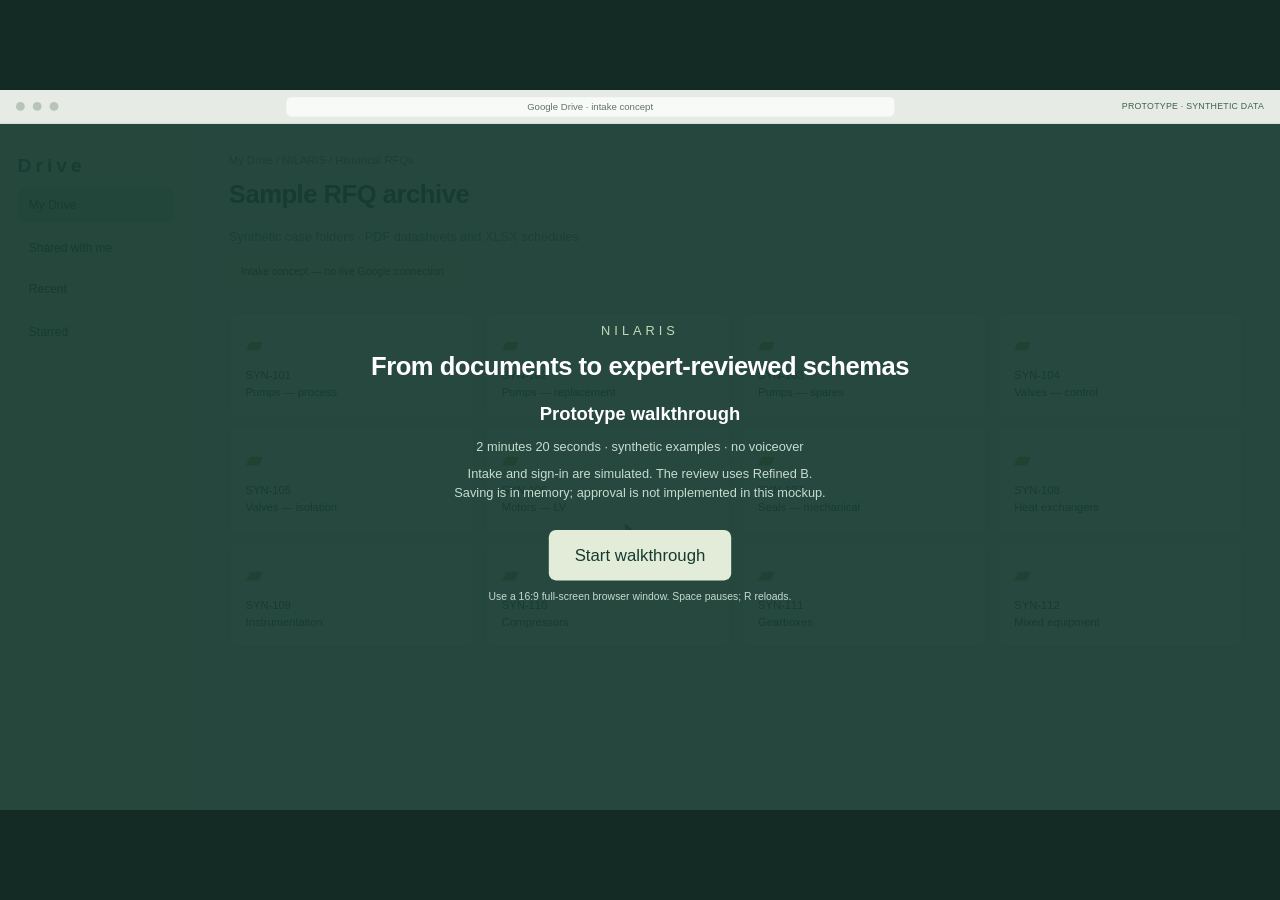
<file: presentation/NILARIS-prototype-walkthrough.html>
<!doctype html><html lang="en"><meta charset="utf-8"><meta name="viewport" content="width=device-width, initial-scale=1"><title>NILARIS · Prototype walkthrough</title>
<style>
*{box-sizing:border-box}body{margin:0;background:#132b24;color:#213b34;font:16px/1.5 -apple-system,BlinkMacSystemFont,"Segoe UI",sans-serif}button{font:inherit;cursor:pointer}#stage{position:absolute;width:1600px;height:900px;transform-origin:top left;background:#f1f3ee;overflow:hidden}#chrome{height:42px;background:#e7ebe5;display:flex;align-items:center;gap:10px;padding:0 20px;border-bottom:1px solid #cbd4c9}.dot{width:11px;height:11px;border-radius:50%;background:#b7c5b8}.address{margin:auto;width:760px;text-align:center;font-size:12px;border-radius:6px;background:#f8faf7;color:#627269;padding:3px}#badge{font-size:11px;letter-spacing:.3px;color:#40604f}#view{height:858px;position:relative;overflow:hidden}iframe{position:absolute;inset:0;width:1600px;height:858px;border:0;background:#f1f3ee}#uiFrame{transform-origin:0 0;transition:transform 1.3s ease;opacity:0}#sourceFrame{display:none;z-index:8}#intro,#login,#ending{position:absolute;inset:0;z-index:10;background:#f1f3ee}#intro{display:grid;grid-template-columns:240px 1fr}.sidebar{padding:35px 22px;background:#eaf0e7;border-right:1px solid #dae1d8}.brand{font-size:24px;letter-spacing:5px;font-weight:750;color:#245b49}.sidebar p{padding:10px 14px;border-radius:8px;font-size:15px}.sidebar .on{background:#d7e5d7}.drive-main{padding:35px 46px}.crumb{color:#67766d;font-size:14px}h1{font-size:32px;font-weight:600;letter-spacing:-.6px;margin:8px 0 18px}h2{font-size:23px;margin:0 0 12px}p{margin:10px 0}.sub{color:#67766d}#folders{display:grid;grid-template-columns:repeat(4,1fr);gap:13px;margin-top:30px}.folder{border:1px solid #dae1d8;border-radius:9px;background:white;padding:20px;font-size:14px;transition:.5s}.folder.chosen{background:#dcebdc;border-color:#79a48a}.folder b{display:block;color:#b69c59;font-size:26px;margin-bottom:8px}.notice{background:#fff4db;border:1px solid #ecd6a2;border-radius:7px;padding:10px 14px;font-size:13px;display:inline-block}.transfer{position:absolute;right:35px;bottom:35px;width:350px;border:1px solid #d1dbcf;padding:24px;border-radius:12px;background:white;box-shadow:0 10px 35px #163b3120;display:none}.track{height:6px;background:#e7eee3;border-radius:8px;margin-top:20px;overflow:hidden}.fill{height:100%;width:0;background:#245b49;transition:width 4s linear}#login{display:none;place-items:center;background:radial-gradient(ellipse at 15% 10%,#dce7d9,transparent 65%),#f1f3ee}.login-card{width:460px;background:white;border:1px solid #dae1d8;border-radius:16px;padding:40px;box-shadow:0 25px 60px #163b3110}.login-card label{display:block;color:#67766d;font-size:13px;margin-top:18px}.field{padding:12px;margin-top:6px;border:1px solid #bdcabe;border-radius:6px;min-height:48px}button.primary{background:#245b49;color:white;border:0;border-radius:6px;padding:12px 22px}.login-card button{width:100%;margin-top:22px}#annotation{position:absolute;z-index:30;left:50%;bottom:26px;transform:translateX(-50%);background:#173b31f5;color:white;border-radius:12px;padding:15px 26px;box-shadow:0 8px 25px #0002;max-width:950px;font-size:20px;text-align:center;transition:opacity .35s;pointer-events:none}#annotation small{display:block;color:#c9dbcf;font-size:13px;margin-top:3px}#focus{position:absolute;border:3px solid #bc9b50;border-radius:7px;z-index:22;pointer-events:none;box-shadow:0 0 0 4px #fff8;display:none;transition:all .8s ease}#cursor{position:absolute;z-index:40;left:780px;top:500px;pointer-events:none;transition:left 1s ease,top 1s ease;filter:drop-shadow(1px 2px 2px #0007)}#cursor svg{width:25px;height:32px}#cursor.click{filter:drop-shadow(0 0 8px #d5b971)}#ending{display:none;place-items:center}.end-card{max-width:840px;text-align:center}.check{margin:auto auto 22px;width:76px;height:76px;display:grid;place-items:center;border-radius:50%;background:#dcebdc;color:#245b49;font-size:40px}.summary{display:flex;gap:20px;margin-top:35px}.summary>div{padding:20px;flex:1;background:white;border:1px solid #dae1d8;border-radius:10px}.summary strong{display:block;font-size:25px;color:#245b49}.summary span{font-size:14px;color:#67766d}#start{position:absolute;inset:0;display:grid;place-items:center;z-index:70;background:#173b31ee;color:white;text-align:center}.start-card{max-width:700px}.start-card p{color:#c7dbcf}.start-card button{background:#e2ecd9;color:#173b31;font-size:21px;padding:16px 32px;border:0;border-radius:9px;margin-top:24px}#progress{position:absolute;bottom:0;left:0;height:3px;width:0;background:#b99b54;z-index:50}#error{position:absolute;inset:100px;z-index:100;background:#fff4db;padding:40px;display:none}#control{position:absolute;right:18px;bottom:13px;z-index:60;border:0;background:#e8eee5;color:#245b49;font-size:11px;border-radius:4px;opacity:0}#control:hover{opacity:1}
</style>
<div id="stage"><div id="chrome"><span class="dot"></span><span class="dot"></span><span class="dot"></span><span class="address" id="address">Google Drive · intake concept</span><span id="badge">PROTOTYPE · SYNTHETIC DATA</span></div><div id="view">
<iframe id="uiFrame" title="Refined B expert review prototype"></iframe><iframe id="sourceFrame" title="Synthetic source preview"></iframe>
<section id="intro"><aside class="sidebar"><div class="brand">Drive</div><p class="on">My Drive</p><p>Shared with me</p><p>Recent</p><p>Starred</p></aside><main class="drive-main"><div class="crumb">My Drive / NILARIS / Historical RFQs</div><h1 id="driveTitle">Sample RFQ archive</h1><p class="sub">Synthetic case folders · PDF datasheets and XLSX schedules</p><div class="notice">Intake concept — no live Google connection</div><div id="folders"></div></main><div class="transfer" id="transfer"><strong id="transferTitle">Copying 12 folders…</strong><p class="sub">Historical RFQs / Import batch</p><div class="track"><div class="fill" id="fill"></div></div><small id="transferState">Preparing files</small></div></section>
<section id="login"><div class="login-card"><div class="brand">NILARIS</div><h1>Technical office</h1><p class="sub">Review your product knowledge.</p><label>Work email</label><div class="field" id="email"></div><label>Password</label><div class="field" id="password"></div><button class="primary" id="signin">Sign in</button><p class="sub" style="font-size:12px">Simulated sign-in · prepared demo workspace</p></div></section>
<section id="ending"><div class="end-card"><div class="check">✓</div><h1>Review walkthrough complete</h1><p class="sub">A schema draft, evidence and expert corrections — ready for further review.</p><div class="summary"><div><strong>29</strong><span>selected attributes</span></div><div><strong>Saved</strong><span>in prototype memory</span></div><div><strong>Pending</strong><span>explicit approval</span></div></div><p style="margin-top:32px" class="notice">Two scope issues remain open. No production approval has been recorded.</p></div></section>
<div id="annotation" style="opacity:0"></div><div id="focus"></div><div id="cursor"><svg viewBox="0 0 25 32"><path d="M2 2L22 19L13 20L10 29L2 2Z" fill="white" stroke="#173b31" stroke-width="1.8"/></svg></div>
<div id="start"><div class="start-card"><div style="letter-spacing:5px;color:#c5d9ba">NILARIS</div><h1>From documents to expert-reviewed schemas</h1><h2>Prototype walkthrough</h2><p>2 minutes 20 seconds · synthetic examples · no voiceover</p><p>Intake and sign-in are simulated. The review uses Refined B.<br>Saving is in memory; approval is not implemented in this mockup.</p><button id="play">Start walkthrough</button><p style="font-size:13px">Use a 16:9 full-screen browser window. Space pauses; R reloads.</p></div></div><div id="error"></div><button id="control">Pause / resume</button>
</div><div id="progress"></div></div>
<script>
const uiHTML="<!doctype html>\n<html lang=\"en\"><meta charset=\"utf-8\"><meta name=\"viewport\" content=\"width=device-width,initial-scale=1\">\n<title>NILARIS \u00b7 B refinement mockup<\/title>\n<!-- B is the preferred direction, not accepted. Review-first bounded mockup only. Local corrections and scenario popovers; no integration or acceptance.\nSame initial 28 selected / 12 suggested fixtures; no backend or scope contract. -->\n<style>:root{font:13px/1.45 Inter,ui-sans-serif,system-ui,sans-serif;color:#213b34;background:#f1f3ee;--line:#dae1d8;--green:#245b49;--muted:#67766d}*{box-sizing:border-box}body{margin:0}button,input,select,textarea{font:inherit;color:inherit}button,a,input,select,textarea{outline-offset:3px}button{cursor:pointer;background:white;border:1px solid #bdcabe;border-radius:5px;padding:6px 10px}button:hover{background:#edf4ec}button.primary{background:var(--green);color:#fff;border-color:var(--green)}button.text{border:0;background:transparent;color:var(--green);padding:2px;text-decoration:underline}button:disabled{opacity:.5;cursor:default}a{color:var(--green)}header{height:54px;background:#173b31;color:white;display:flex;align-items:center;justify-content:space-between;padding:0 24px}.brand{font-size:18px;letter-spacing:3px;font-weight:700}.brand small{letter-spacing:0;font-size:12px;font-weight:400;color:#c6d7ce;margin-left:20px}.banner{padding:7px 24px;background:#fff2d6;color:#735424;font-size:11px;display:flex;justify-content:space-between;gap:20px}.shell{display:grid;grid-template-columns:156px minmax(0,1fr);height:calc(100vh - 84px)}nav{padding:20px 12px;border-right:1px solid var(--line);background:#eaf0e7}nav p{font-size:10px;letter-spacing:1.4px;color:#6c7b70;margin:8px 8px}nav div{padding:9px;border-radius:5px;margin-bottom:4px}nav .active{background:#d7e5d7;font-weight:650}nav small{display:block;color:var(--muted);padding:16px 8px}main{padding:18px 22px 76px;min-width:0;display:flex;flex-direction:column;gap:12px;height:100%;overflow:auto}.title{display:flex;justify-content:space-between;align-items:center;gap:16px}.eyebrow{color:var(--muted);font-size:10px;text-transform:uppercase;letter-spacing:1.1px}h1{font-size:24px;letter-spacing:-.5px;margin:2px 0 5px;line-height:1.2}h2{font-size:14px;margin:0}h3{font-size:12px;margin:0 0 6px}.row{display:flex;align-items:center;gap:8px}.between{justify-content:space-between}.wrap{flex-wrap:wrap}.muted,small{color:var(--muted)}small{font-size:11px}.tag{display:inline-block;border:1px solid #cfdacf;border-radius:4px;background:#f4f7f1;padding:2px 6px;font-size:10px;white-space:nowrap}.tag.blue{color:#3c607e;background:#edf3fa;border-color:#c7d9e7}.tag.amber{color:#805d22;background:#fff4db;border-color:#ecd6a2}.scope{background:white;border:1px solid var(--line);border-radius:7px;padding:10px 13px;display:grid;grid-template-columns:1.3fr 1fr .9fr;gap:15px}.scope p{margin:4px 0 0;font-size:11px}.scope>div+div{border-left:1px solid var(--line);padding-left:15px}.workspace{display:grid;grid-template-columns:265px minmax(330px,1fr) 240px;gap:12px;flex:1;min-height:400px;overflow:hidden}.panel{background:white;border:1px solid var(--line);border-radius:7px;min-width:0;display:flex;flex-direction:column;overflow:hidden}.panel-head{padding:12px;border-bottom:1px solid var(--line)}.panel-head p{margin:5px 0 0;font-size:11px;color:var(--muted)}.search{width:100%;border:1px solid #c5d0c3;border-radius:5px;background:#fafcf8;padding:7px 9px;margin-top:10px}.scroll{overflow:auto;min-height:0;flex:1}.attribute{border:0;border-bottom:1px solid #e9eee7;border-radius:0;width:100%;padding:8px 12px;text-align:left;display:flex;justify-content:space-between;gap:8px;align-items:center;min-height:45px}.attribute strong{display:block;font-size:12px;font-weight:550}.attribute small{display:block;font-size:10px}.attribute.selected{background:#e5eee2;box-shadow:inset 3px 0 #245b49}.panel-foot{border-top:1px solid var(--line);padding:9px 12px;font-size:10px;background:#fafcf8}.suggestion{border-bottom:1px solid #e9eee7;padding:10px 12px;display:flex;gap:6px;align-items:center;justify-content:space-between}.suggestion strong{font-size:11px;font-weight:550}.suggestion small{display:block;font-size:10px}.suggestion button{padding:3px 7px;font-size:11px}.tabs{display:flex;border-bottom:1px solid var(--line);padding:0 10px;gap:13px}.tabs button{border:0;border-bottom:2px solid transparent;border-radius:0;padding:10px 1px;font-size:11px;background:white}.tabs .on{border-color:var(--green);font-weight:650}.editor{padding:13px 16px;overflow:auto;flex:1;min-height:0}.editor p{margin:6px 0 12px;font-size:11px}.editor label{display:block;font-size:10px;color:#617367;margin:9px 0 4px}.editor input,.editor select,.editor textarea{width:100%;border:1px solid #c4d0c3;background:#fff;border-radius:4px;padding:7px 8px}.editor textarea{height:65px;resize:vertical}.fields{display:grid;grid-template-columns:1fr 1fr;gap:12px}.section{padding:12px 0;border-top:1px solid var(--line);margin-top:13px}.unit{background:#e9f1e5;border:1px solid #bfd0b8;padding:4px 8px;border-radius:4px;font-size:12px}.unit button{border:0;padding:0 0 0 10px;background:transparent;font-size:11px}.note{padding:9px 10px;border-left:3px solid #c29b4b;background:#fff8e8;font-size:11px;margin-top:10px}.scenario{padding:10px 0;border-top:1px solid var(--line)}.scenario .row{justify-content:space-between}.scenario select{width:115px;font-size:11px}.scenario input{margin-top:6px}.source{background:#f0f4ec;padding:12px;border-left:3px solid #8ba386;margin:10px 0;font-size:12px}.bottom{display:flex;justify-content:space-between;font-size:10px;color:var(--muted);gap:10px}.switcher{position:fixed;bottom:15px;left:50%;transform:translateX(-50%);background:#203c35;color:white;box-shadow:0 4px 18px #0003;border-radius:30px;padding:8px 12px;display:flex;align-items:center;gap:14px;z-index:10;font-size:12px}.switcher a{color:white;text-decoration:none;padding:3px 8px}.switcher small{color:#c9d8cd}.matrix-workspace{display:grid;grid-template-columns:minmax(480px,1.45fr) minmax(330px,1fr);gap:12px;flex:1;min-height:390px;overflow:hidden}.matrix-head,.matrix-row{display:grid;grid-template-columns:minmax(185px,1fr) 70px 70px 80px;gap:8px;align-items:center}.matrix-head{padding:8px 12px;font-size:10px;color:var(--muted);background:#f5f8f1}.matrix-head span:not(:first-child){text-align:center}.matrix-row{padding:8px 12px;border:0;border-bottom:1px solid #e8eee4;border-radius:0;text-align:left;width:100%;background:white;min-height:42px}.matrix-row.selected{background:#e5eee2;box-shadow:inset 3px 0 #245b49}.matrix-row strong{font-size:11px;font-weight:550}.matrix-row small{font-size:10px;display:block}.status{text-align:center;border-radius:4px;padding:3px 1px;font-size:10px;background:#edf3e8;color:#3d654b}.status.conditional{background:#fff1d6;color:#876329}.status.empty{background:transparent;color:#8a948b}.tray{background:white;border:1px solid var(--line);border-radius:7px;padding:10px 12px;max-height:155px;overflow:auto}.tray-top{display:flex;align-items:center;gap:14px;margin-bottom:8px}.tray-top .search{margin:0;max-width:220px}.suggestion-chips{display:flex;flex-wrap:wrap;gap:6px}.suggestion-chips .suggestion{border:1px dashed #bdcbbb;border-radius:5px;padding:5px 8px;gap:14px}.suggestion-chips small{display:none}dialog{border:1px solid #c0cebd;border-radius:9px;max-width:650px;width:90%;padding:24px;max-height:85vh;overflow:auto}dialog::backdrop{background:#173b3170}dialog h2{font-size:20px}dialog p,dialog li{font-size:13px}#message:empty{display:none}#message{position:fixed;right:20px;bottom:72px;max-width:380px;background:#203c35;color:white;border-radius:6px;padding:12px;z-index:20}.fullstate{font-size:11px;border-top:1px solid var(--line);padding-top:10px} @media(min-width:1550px){.workspace{grid-template-columns:300px minmax(400px,1fr) 290px}.matrix-workspace{grid-template-columns:minmax(600px,1.5fr) minmax(400px,1fr)}}@media(max-width:1100px){.shell{grid-template-columns:1fr}nav{display:none}.workspace{grid-template-columns:230px minmax(300px,1fr) 210px}main{padding:14px 14px 76px}.scope{grid-template-columns:1fr 1fr}.scope>div:last-child{display:none}}@media(max-width:800px){.shell{height:auto}.workspace,.matrix-workspace{display:flex;flex-direction:column;overflow:visible}.workspace>.panel{max-height:540px}.workspace>.panel:first-child{max-height:260px}.scope{display:block}.scope>div+div{border:0;padding:8px 0 0}.title{align-items:start;flex-direction:column}.scroll{max-height:350px}.editor{overflow:visible}.matrix-workspace>.panel:first-child{height:370px;flex:none}.matrix-head,.matrix-row{grid-template-columns:minmax(150px,1fr) 55px 55px 65px}.brand small{display:none}.banner{display:block}.tray{max-height:240px}.bottom{flex-direction:column}.switcher{white-space:nowrap;gap:3px;font-size:10px}}\n<\/style><style>/* Review-first isolated B. Working text 14\u201316px; secondary metadata 12\u201313px. */\n.refined-b{height:auto;min-height:100vh;overflow:visible;background:#f2f3f6;color:#293443;font-size:14px;line-height:1.5;--green:#364b75;--muted:#536078;--line:#d8dde6}\n.refined-b *{box-sizing:border-box}.refined-b button,.refined-b input,.refined-b textarea,.refined-b select{font:inherit;color:inherit}.refined-b button{border:1px solid #78869b;background:white;padding:6px 10px;border-radius:5px;line-height:1.4;cursor:pointer}.refined-b button:hover{background:#e9eef8}.refined-b button.primary{background:#364b75;border-color:#364b75;color:white}.refined-b button.primary:hover{background:#293b60}.refined-b button.text{border:0;background:transparent;color:#364b75;padding:3px;text-decoration:underline;text-underline-offset:3px}.refined-b button:disabled{cursor:default;opacity:.55}.refined-b a{color:#364b75;text-underline-offset:3px}.refined-b :is(input,textarea,select){background:white;border:1px solid #78869b;border-radius:5px;padding:7px 9px;width:100%;line-height:1.5}.refined-b input::placeholder,.refined-b textarea::placeholder{color:#536078;opacity:1}.refined-b textarea{resize:vertical;min-height:70px}.refined-b [hidden]{display:none!important}\n.refined-b header{height:30px;padding:0 16px;background:#293448;color:white;font-size:12px;display:flex;justify-content:space-between;align-items:center}.refined-b header .brand{font-size:14px;font-weight:750;letter-spacing:2px}\n.refined-b .shell{height:auto;min-height:calc(100vh - 30px);display:grid;grid-template-columns:135px minmax(0,1fr)}.refined-b nav{display:block;padding:16px 8px;background:#e9ecf2;border-right:1px solid var(--line);position:static}.refined-b nav button{display:block;width:100%;text-align:left;background:transparent;border:0;margin:0 0 6px;padding:8px;font-size:13px}.refined-b nav .active,.refined-b nav [aria-current=page]{background:#dce3f1;font-weight:650;box-shadow:inset 3px 0 #5d79b5}\n.refined-b main{height:auto;min-width:0;max-width:none;padding:0 16px 18px;overflow:visible;display:flex;flex-direction:column;gap:10px}.workspace-controls{position:sticky;top:0;z-index:5;background:#f2f3f6;padding:10px 0 8px;border-bottom:1px solid var(--line)}.refined-b .title{display:flex;flex-wrap:wrap;align-items:center;justify-content:space-between;gap:10px}.refined-b h1{font-size:22px;letter-spacing:-.4px;line-height:1.2;margin:0 0 5px}.refined-b h2{font-size:19px;line-height:1.35;margin:0}.refined-b h3{font-size:14px;line-height:1.5;margin:0}.refined-b .tag{font-size:12px;padding:2px 6px;background:#f0f2f6;border:1px solid #bcc6d7;color:#535d6d;border-radius:4px}.refined-b .tag.blue{background:#eef2fa;color:#38547d}.refined-b .metadata,.refined-b small,.refined-b .muted,.refined-b .eyebrow{font-size:12px;color:#536078}.refined-b .eyebrow{font-size:12px;letter-spacing:.4px;text-transform:none}.refined-b .actionbar{font-size:13px;display:flex;flex-wrap:wrap;gap:7px;align-items:center}.refined-b .actionbar #saveState{font-size:12px;white-space:nowrap}.refined-b .actionbar button{white-space:nowrap}.refined-b .row{display:flex;align-items:center;gap:10px}.refined-b .between{justify-content:space-between}.refined-b .wrap{flex-wrap:wrap}.refined-b .save-error,.pending-notice{font-size:13px;padding:8px 10px;border-radius:5px;margin-top:8px}.save-error{background:#fff0ef;color:#852e32;border:1px solid #b9737a}.pending-notice{background:#fff4de;color:#755528;border:1px solid #bc914d;display:flex;align-items:center;gap:10px;flex-wrap:wrap}.pending-notice button{font-size:13px}\n.coverage-summary{display:flex;align-items:center;justify-content:space-between;gap:12px;font-size:13px;overflow-wrap:anywhere;padding:0 2px}.coverage-summary strong{margin-right:8px}.coverage-summary button{white-space:nowrap;font-size:13px}.issues-bar{display:flex;align-items:center;justify-content:space-between;gap:12px;font-size:13px;padding:7px 10px;border-radius:5px;background:#fff3dc;border:1px solid #c5a570;color:#755528}\n.refined-b .matrix-workspace{display:grid;grid-template-columns:minmax(0,1.6fr) minmax(330px,1fr);gap:14px;align-items:start;min-height:0;overflow:visible;flex:none}.refined-b .panel{background:white;border:1px solid var(--line);border-radius:7px;min-width:0;overflow:visible;display:flex;flex-direction:column}.refined-b .panel-head{padding:12px;border-bottom:1px solid var(--line)}.refined-b .panel-head p{margin:8px 0 0}.refined-b .panel-foot{padding:10px 12px;font-size:12px;color:#536078;background:#f4f6fa;border-top:1px solid var(--line);border-radius:0 0 7px 7px;flex-shrink:0}\n.list-tabs{display:flex;gap:4px;flex-wrap:wrap}.refined-b .list-tabs button{font-size:14px;background:#f4f6fa;border-color:transparent;padding:6px 9px}.refined-b .list-tabs button[aria-pressed=true]{background:#e3e9f6;border-color:#78869b;font-weight:650;box-shadow:inset 0 -2px #364b75}.refined-b .small-action{padding:6px 8px;white-space:nowrap}.table-toolbar{display:flex;align-items:center;gap:7px;flex-wrap:wrap;margin-top:11px}.refined-b .table-toolbar .search{flex:1 1 145px;width:145px;max-width:280px;margin:0;font-size:14px;height:35px;padding:6px 8px}.sort-label{display:flex;align-items:center;gap:5px;font-size:12px;color:#536078;margin:0}.refined-b .table-toolbar select{font-size:13px;max-width:175px;padding:5px 7px;width:auto;height:35px}.refined-b .table-toolbar>button{font-size:13px;padding:6px 8px}.filter-summary{display:flex;align-items:center;flex-wrap:wrap;gap:8px;font-size:12px;color:#536078;margin-top:9px}.filter-summary span+span{border-left:1px solid #bcc6d7;padding-left:8px}.filter-summary button{font-size:12px}\n.table-scroll{overflow:auto;scrollbar-gutter:stable;max-height:max(280px,61vh);min-height:120px;position:relative}.editable-matrix{width:100%;min-width:650px;table-layout:fixed;border-collapse:separate;border-spacing:0;font-size:14px}.editable-matrix thead{position:sticky;top:0;z-index:2}.editable-matrix thead th{font-size:12px;color:#536078;font-weight:650;background:#eef1f7;border-bottom:1px solid #a8b5cc;text-align:left;padding:10px 7px;text-transform:none;letter-spacing:0;line-height:1.4}.editable-matrix th:first-child{width:40%;padding-left:12px}.editable-matrix th:not(:first-child){width:20%}.editable-matrix tbody th,.editable-matrix td{padding:8px 7px;border-bottom:1px solid #e5e9f0;vertical-align:top;text-align:left;font-weight:400}.editable-matrix tbody th{padding-left:12px}.editable-matrix tbody tr.chosen{background:#eaf0fc}.editable-matrix tbody tr.chosen th{box-shadow:inset 3px 0 #5d79b5}.refined-b .row-name{border:0;background:transparent;padding:0;text-align:left;display:block;width:100%;font-size:14px;font-weight:550;min-height:33px;line-height:1.4}.editable-matrix small{display:block;font-size:12px;color:#536078;line-height:1.45;margin-top:4px}.refined-b .cell-control{display:flex;align-items:center;justify-content:space-between;width:100%;min-height:33px;padding:5px 7px;font-size:13px;border-color:#78869b;background:#f7f9fc;gap:5px;text-align:left}.refined-b .cell-control.missing{background:#fff6e4;border-color:#a87a2e;color:#755528}.cell-context{display:-webkit-box;-webkit-box-orient:vertical;-webkit-line-clamp:2;overflow:hidden;font-size:12px;line-height:1.4;color:#536078;margin:4px 0 0}.suggestions-table{min-width:340px}.suggestions-table th:first-child{width:78%}.suggestions-table th:last-child{width:22%}.no-results{padding:24px!important;font-size:14px}\n.review-content{padding:0 16px;max-height:max(430px,72vh);overflow:auto}.review-section{padding:16px 0;border-top:1px solid var(--line)}.review-section:first-child{border-top:0}.review-section p{margin:8px 0}.semantic-definition{font-size:16px;line-height:1.55}.compact-facts{margin:12px 0 0}.compact-facts>div{display:flex;gap:10px;margin-top:6px}.compact-facts dt{min-width:50px;font-size:12px;color:#536078}.compact-facts dd{font-size:14px;margin:0}.unit-chips{display:flex;flex-wrap:wrap;gap:6px;margin:10px 0}.unit-chip{display:inline-flex;align-items:center;gap:8px;background:#eef2fa;border:1px solid #a8b5cc;color:#384966;border-radius:5px;padding:4px 8px;font-size:14px}.unit-chip button{border:0!important;background:transparent!important;padding:0 3px!important;font-size:17px!important;min-width:22px}.grounds-summary p{font-size:14px}.grounds-summary strong{font-weight:650}.human-note{border-left:3px solid #5d79b5;padding-left:9px;color:#384966}.issue-summary{margin:12px 0;padding:10px;background:#fff6e4;border:1px solid #c5a570;border-radius:5px;color:#755528}.issue-summary ul{font-size:13px;margin:7px 0 0;padding-left:20px}.inspector-notice{font-size:13px;color:#755528;background:#fff4de;border:1px solid #c5a570;border-radius:4px;padding:8px;margin:10px 0 0}.refined-b .inspector-panel .panel-foot{flex-wrap:wrap;gap:6px}.refined-b .inspector-panel .panel-foot button{font-size:12px}.review-section>summary{font-size:13px;cursor:pointer}.refined-b .bottom{font-size:12px;color:#536078;padding:4px 0}.narrow-only{display:none!important}.back-matrix{margin:10px 12px 0;text-align:left}.focused-detail{display:block!important}\n.refined-b .icon-action{display:inline-flex;justify-content:center;align-items:center;width:32px;height:32px;min-width:32px;padding:6px;border-color:#78869b}.icon-action svg{width:18px;height:18px;pointer-events:none}.refined-b button[data-tip]::after{display:none!important}\n#contextPopover{position:fixed;inset:auto;margin:0;width:370px;max-width:calc(100vw - 16px);max-height:calc(100dvh - 16px);overflow:auto;padding:16px;background:white;border:1px solid #78869b;border-radius:8px;color:#293443;box-shadow:0 12px 40px #17253a35;z-index:1000;font-size:14px;line-height:1.5}#contextPopover::backdrop{background:transparent}.popover-heading{display:flex;align-items:flex-start;justify-content:space-between;gap:14px;border-bottom:1px solid var(--line);padding-bottom:10px;margin-bottom:10px}#contextPopover h2{font-size:17px;line-height:1.4}#contextPopover h3{font-size:14px}.popover-heading button{font-size:12px!important;flex-shrink:0}#contextPopover p{margin:8px 0}#contextPopover label{display:block;margin:12px 0 5px;font-size:13px}#contextPopover fieldset{padding:0;border:0;margin:10px 0}#contextPopover legend{font-size:12px;color:#536078;margin-bottom:4px}#contextPopover .radio,#contextPopover .check{display:flex;align-items:flex-start;gap:9px;margin:9px 0;font-size:14px}#contextPopover input[type=radio],#contextPopover input[type=checkbox]{width:auto;margin-top:4px;flex-shrink:0}#contextPopover textarea{min-height:80px}#contextPopover .fields{display:grid;grid-template-columns:1fr 1fr;gap:10px}.panel-actions{display:flex;gap:10px;flex-wrap:wrap;margin:16px 0 8px}.panel-actions button{font-size:13px}.context-kicker{font-size:13px;color:#536078}.scenario-grounds{font-size:12px;border-top:1px solid var(--line);margin-top:12px;padding-top:10px}.validation{font-size:12px;color:#755528;background:#fff6e4;padding:8px;border-radius:4px}.fallback-open{display:block!important}\n#tooltip{position:fixed;inset:auto;margin:0;max-width:min(260px,calc(100vw - 16px));padding:7px 10px;background:#273246;color:white;font-size:12px;line-height:1.5;border:0;border-radius:5px;box-shadow:0 4px 15px #17253a25;pointer-events:auto;z-index:2000}\n.refined-b dialog{max-height:85dvh;width:min(680px,calc(100vw - 24px));max-width:680px;overflow:auto;background:white;color:#293443;border:1px solid #78869b;border-radius:8px;padding:24px;font-size:14px}.refined-b dialog::backdrop{background:#17253a70}.refined-b dialog p,.refined-b dialog li{font-size:14px}.refined-b dialog h2{font-size:21px;margin-bottom:12px}.refined-b dialog h3{margin:18px 0 6px}.refined-b dialog label{display:block;margin:14px 0 5px;font-size:13px}.refined-b dialog button{margin-top:10px}.refined-b .snapshot{font-size:12px;line-height:1.5;white-space:pre-wrap;overflow-wrap:anywhere}.refined-b :is(button,a,input,textarea,select,summary,[tabindex]):focus-visible{outline:3px solid #9b6815;outline-offset:3px;scroll-margin-block:100px}.refined-b #message{background:#293448;color:white;font-size:13px;bottom:12px;right:12px;max-width:min(440px,90vw);pointer-events:none}\n.library .panel-head label{display:block;font-size:13px;margin:12px 0 4px}.library .panel-head .search{margin:0;max-width:360px}.library-table{overflow:auto}.library table{min-width:520px;border-collapse:collapse}.library td,.library th{font-size:14px;padding:12px;border-bottom:1px solid var(--line);text-align:left}.category-pills{display:flex;flex-wrap:wrap;gap:7px;margin-top:12px}.category-pills button{font-size:13px}.category-pills [aria-pressed=true]{background:#e3e9f6}.library>p{padding:0 12px}\n@media(max-width:1250px){.refined-b .shell{grid-template-columns:1fr}.refined-b nav{display:flex;flex-wrap:wrap;gap:4px;padding:5px 12px;border-right:0;border-bottom:1px solid var(--line)}.refined-b nav button{width:auto;display:inline-block;margin:0;padding:5px 9px}.refined-b .matrix-workspace{grid-template-columns:minmax(0,1.55fr) minmax(320px,1fr)}}\n@media(max-width:1050px){.refined-b .matrix-workspace{display:block;overflow:visible}.refined-b .matrix-workspace>.panel{width:100%;height:auto!important;max-height:none}.refined-b .narrow-only{display:block!important;margin-top:10px;width:100%;font-size:14px;text-align:left;background:#eef2fa}.review-content{max-height:none;overflow:visible}.table-scroll{max-height:max(270px,58vh)}.refined-b .title{align-items:flex-start}.refined-b main{padding:0 12px 16px}.coverage-summary{flex-wrap:wrap}.workspace-controls{position:static}.refined-b .bottom{display:block}}\n@media(max-height:650px){.review-content{max-height:none;overflow:visible}.table-scroll{max-height:320px}.workspace-controls{position:static}}\n@media(max-width:500px){.refined-b .actionbar{gap:6px;font-size:12px}.refined-b .actionbar #saveState{width:100%}.refined-b .actionbar button{font-size:13px}.refined-b .issues-bar{flex-wrap:wrap}.refined-b h1{font-size:21px}.table-toolbar{gap:7px}.refined-b .table-toolbar .search{flex-basis:100%;max-width:none}.refined-b .table-toolbar select{max-width:180px}.coverage-summary{font-size:13px}#contextPopover .fields{grid-template-columns:1fr}}\n<\/style>\n<body class=\"refined-b\"><div id=\"root\"><\/div><dialog id=\"dialog\" aria-labelledby=\"dialogTitle\"><div id=\"dialogContent\"><\/div><button id=\"dialogClose\" onclick=\"document.querySelector('dialog').close()\">Close<\/button><\/dialog><div id=\"contextPopover\" popover=\"auto\" role=\"dialog\" aria-labelledby=\"contextTitle\" hidden><\/div><div id=\"tooltip\" popover=\"manual\" role=\"tooltip\" hidden><\/div><div id=\"message\" role=\"status\" aria-live=\"polite\"><\/div><script>// Throwaway layout study. Shared fixture and detail content keep the comparison fair.\nconst attributes=[\n ['Flow rate','m\u00b3/h \u00b7 L/min','Duty'],['Head','m \u00b7 ft','Duty'],['Connection diameter','mm \u00b7 cm \u00b7 inch','Interfaces'],['Liquid temperature','\u00b0C \u00b7 K','Duty'],['Liquid description','Text \u00b7 no units','Duty'],['Liquid density','kg/m\u00b3','Duty'],['Dynamic viscosity','mPa\u00b7s','Duty'],['Vapour pressure','kPa \u00b7 bar','Duty'],['Solids content','Dimensionless ratio','Duty'],['Suction pressure','bar \u00b7 kPa','Duty'],['Discharge pressure','bar \u00b7 kPa','Duty'],['NPSH available','m \u00b7 ft','Duty'],['Impeller diameter','mm \u00b7 inch','Construction'],['Casing material','Choice \u00b7 no units','Construction'],['Impeller material','Choice \u00b7 no units','Construction'],['Seal arrangement','Choice \u00b7 no units','Construction'],['Connection rating','Text \u00b7 no units','Interfaces'],['Connection standard','Text \u00b7 no units','Interfaces'],['Motor rated power','kW','Drive'],['Supply voltage','V','Drive'],['Supply frequency','Hz','Drive'],['Rotational speed','rpm','Drive'],['Enclosure rating','Text \u00b7 no units','Drive'],['Hazardous area classification','Text \u00b7 no units','Installation'],['Ambient temperature','\u00b0C \u00b7 K','Installation'],['Equipment identifier','Text \u00b7 no units','Identity'],['Footprint','mm \u00b7 inch','Installation'],['Dry mass','kg','Installation']\n];\nconst suggestions=['Installation depth','Efficiency ratio','Noise level','Bearing arrangement','Minimum continuous flow','Maximum allowable pressure','Coating specification','Baseplate material','Coupling type','Cable length','Inspection certificate','Spare parts list'];\nconst scenarios=['New project','Exact repeat','Equivalent replacement'];\nconst state={variant:new URLSearchParams(location.search).get('variant')==='B'?'B':'A',selected:2,tab:'definition',query:'',suggestionQuery:'',units:['mm','cm','inch'],preferred:'mm',statuses:['Required','', 'Conditional'],condition:'When mating existing pipework.',name:'Connection diameter',alias:'connection size',description:'Diameter of the mating connection. Confirm the relevant connection and its measurement basis.',history:[],saved:true};\nconst esc=v=>String(v).replace(/[&<>\"']/g,c=>({'&':'&amp;','<':'&lt;','>':'&gt;','\"':'&quot;',\"'\":'&#39;'}[c]));\nfunction message(text){document.querySelector('#message').textContent=text;clearTimeout(window.noticeTimer);window.noticeTimer=setTimeout(()=>document.querySelector('#message').textContent='',5000)}\nfunction modal(html){document.querySelector('#dialogContent').innerHTML=html;document.querySelector('#dialog').showModal()}\nfunction saveChange(label,change){state.history.push({label,units:[...state.units],preferred:state.preferred,statuses:[...state.statuses],condition:state.condition,name:state.name,alias:state.alias,description:state.description});change();state.saved=false;render();message('Mock edit held in memory. No approval recorded.');}\nfunction undo(){const last=state.history.pop();if(!last)return;Object.assign(state,{units:last.units,preferred:last.preferred,statuses:last.statuses,condition:last.condition,name:last.name,alias:last.alias,description:last.description});state.saved=false;render();message('Last mock edit undone. Original observations and approved v1 are unchanged.');}\nfunction selectAttribute(i){state.selected=i;render()}\nfunction attributeName(i){return i===2?state.name:attributes[i][0]}\nfunction statusFor(i,s){if(i===2)return state.statuses[s];if(s===0)return i<6||[18,19,20,25].includes(i)?'Required':i===23?'Conditional':'';if(s===1)return i===25?'Required':'';return [0,1,25,26].includes(i)?'Required':[16,17,23].includes(i)?'Conditional':''}\nfunction scope(){return `<section class=\"scope\"><div><div class=\"row between\"><h3>Definition coverage<\/h3><button class=\"text\" onclick=\"scopeReview()\">Review wording<\/button><\/div><p>Surface-mounted centrifugal pumps for industrial liquid transfer.<\/p><p><span class=\"tag amber\">Proposed exclusion<\/span> Submersible equipment<\/p><\/div><div><h3>Requirement applicability is separate<\/h3><p>Each scenario selects its own attribute references. No automatic inheritance from coverage, exclusions or categories.<\/p><p class=\"muted\">Exact equipment scope and exception semantics await owner decision.<\/p><\/div><div><div class=\"row between\"><h3>Selected categories \u00b7 2<\/h3><button class=\"text\" onclick=\"categoryReview()\">Edit<\/button><\/div><p><span class=\"tag\">Pumps / Rotodynamic<\/span><\/p><p><span class=\"tag\">Industrial liquid transfer<\/span><\/p><\/div><\/section>`}\nfunction list(){return `<section class=\"panel\"><div class=\"panel-head\"><div class=\"row between\"><h2>Selected attributes <span class=\"tag\">28<\/span><\/h2><button title=\"Add a manual attribute\" onclick=\"manual()\">+<\/button><\/div><p>In draft \u00b7 selection is not approval<\/p><input class=\"search\" aria-label=\"Search selected attributes\" placeholder=\"Search 28 selected attributes\u2026\" value=\"${esc(state.query)}\" oninput=\"state.query=this.value;renderListOnly()\"><\/div><div id=\"attributeRows\" class=\"scroll\">${listRows()}<\/div><div class=\"panel-foot\">28 selected \u00b7 ${suggestions.length} separate suggestions<br>Non-selected attributes are not approved as optional.<\/div><\/section>`}\nfunction listRows(){const rows=attributes.map((a,i)=>({a,i})).filter(x=>attributeName(x.i).toLowerCase().includes(state.query.toLowerCase()));return rows.map(({a,i})=>`<button class=\"attribute ${state.selected===i?'selected':''}\" onclick=\"selectAttribute(${i})\"><span><strong>${esc(attributeName(i))}<\/strong><small>${esc(a[2])} \u00b7 ${esc(i===2?state.units.join(' \u00b7 '):a[1])}<\/small><\/span><span aria-hidden=\"true\">${i===2?'\u25cf':'\u203a'}<\/span><\/button>`).join('')||'<p style=\"padding:12px\">No selected attributes match.<\/p>'}\nfunction renderListOnly(){document.querySelector('#attributeRows').innerHTML=listRows()}\nfunction suggestionRows(chips=false){return suggestions.filter(x=>x.toLowerCase().includes(state.suggestionQuery.toLowerCase())).map((x,i)=>`<div class=\"suggestion\"><div><strong>${esc(x)}<\/strong><small>${x==='Installation depth'?'Scope relevance unresolved':x==='Efficiency ratio'?'Dimensionless \u00b7 inference only':i%3===0?'Synthetic reference proposal':'Synthetic inference only'}<\/small><\/div><button onclick=\"suggestionReview('${x}')\" aria-label=\"Review suggestion ${x}\">+<\/button><\/div>`).join('')||'<small>No suggestions match.<\/small>'}\nfunction available(tray=false){return tray?`<section class=\"tray\"><div class=\"tray-top\"><h2>Available suggestions <span class=\"tag\">12<\/span><\/h2><input class=\"search\" aria-label=\"Search available suggestions\" placeholder=\"Search suggestions\u2026\" value=\"${esc(state.suggestionQuery)}\" oninput=\"state.suggestionQuery=this.value;document.querySelector('#suggestionRows').innerHTML=suggestionRows(true)\"><small>Outside draft \u00b7 review before adding<\/small><\/div><div class=\"suggestion-chips\" id=\"suggestionRows\">${suggestionRows(true)}<\/div><\/section>`:`<section class=\"panel\"><div class=\"panel-head\"><h2>Available suggestions <span class=\"tag\">12<\/span><\/h2><p>Outside draft \u00b7 review before adding<\/p><input class=\"search\" aria-label=\"Search available suggestions\" placeholder=\"Search suggestions\u2026\" value=\"${esc(state.suggestionQuery)}\" oninput=\"state.suggestionQuery=this.value;document.querySelector('#suggestionRows').innerHTML=suggestionRows()\"><\/div><div class=\"scroll\" id=\"suggestionRows\">${suggestionRows()}<\/div><div class=\"panel-foot\">Inspect grounds with +. Adding a definition does not add a scenario requirement.<\/div><\/section>`}\nfunction inspector(){return `<section class=\"panel\"><div class=\"panel-head\"><div class=\"row between\"><div><span class=\"eyebrow\">Selected item / ${esc(attributes[state.selected][2])}<\/span><h2>${esc(attributeName(state.selected))}<\/h2><\/div><span class=\"tag blue\">${state.history.length&&state.selected===2?'Human-edited':'Draft proposal'}<\/span><\/div><p>One focused editor \u00b7 original proposal remains available<\/p><\/div><div class=\"tabs\">${[['definition','Definition'],['scenario','Scenario use'],['evidence','Evidence & origin']].map(([id,label])=>`<button class=\"${state.tab===id?'on':''}\" onclick=\"state.tab='${id}';render()\">${label}<\/button>`).join('')}<\/div><div class=\"editor\">${state.tab==='definition'?definition():state.tab==='scenario'?scenarioEditor():evidence()}<\/div><div class=\"panel-foot row between\"><span>Draft only \u00b7 explicit approval required<\/span><button class=\"text\" onclick=\"message('Removal placement only in this layout study. No definition removed.')\">Remove from draft<\/button><\/div><\/section>`}\nfunction definition(){if(state.selected!==2)return `<label>Attribute name<\/label><input value=\"${esc(attributeName(state.selected))}\" readonly><div class=\"fields\"><div><label>Value shape<\/label><input value=\"${attributes[state.selected][1].includes('Text')?'Text':'Number / choice'}\" readonly><\/div><div><label>Unit choices<\/label><input value=\"${esc(attributes[state.selected][1])}\" readonly><\/div><\/div><div class=\"note\">Layout sample. Select Connection diameter to try the detailed multi-unit and scenario editors.<\/div>${scenarioSummary()}`;return `<div class=\"fields\"><div><label for=\"attrName\">Attribute name<\/label><input id=\"attrName\" value=\"${esc(state.name)}\" onchange=\"saveChange('Rename attribute',()=>state.name=this.value)\"><\/div><div><label for=\"shape\">Value shape<\/label><select id=\"shape\" onchange=\"message('Value-shape control shown for placement; no change recorded.')\"><option>Number<\/option><option>Range<\/option><\/select><\/div><\/div><label for=\"alias\">Aliases<\/label><input id=\"alias\" value=\"${esc(state.alias)}\" onchange=\"saveChange('Edit aliases',()=>state.alias=this.value)\"><label for=\"description\">Definition<\/label><textarea id=\"description\" onchange=\"saveChange('Edit description',()=>state.description=this.value)\">${esc(state.description)}<\/textarea><div class=\"section\"><div class=\"row between\"><h3>Allowed units<\/h3><small>Physical quantity \u00b7 Length<\/small><\/div><div class=\"row wrap\">${state.units.map(u=>`<span class=\"unit\">${u}<button aria-label=\"Remove ${u}\" onclick=\"saveChange('Remove ${u}',()=>{state.units=state.units.filter(x=>x!=='${u}');if(state.preferred==='${u}')state.preferred='';})\">\u00d7<\/button><\/span>`).join('')}${['mm','cm','inch','m','ft'].filter(u=>!state.units.includes(u)).map(u=>`<button onclick=\"saveChange('Add ${u}',()=>state.units.push('${u}'))\">+ ${u}<\/button>`).join('')}<\/div><label for=\"preferred\">Preferred display unit \u00b7 optional<\/label><select id=\"preferred\" onchange=\"saveChange('Change display preference',()=>state.preferred=this.value)\"><option value=\"\">None<\/option>${state.units.map(u=>`<option ${state.preferred===u?'selected':''}>${u}<\/option>`).join('')}<\/select><p class=\"muted\">Display preference selects no storage policy. No conversion occurs.<\/p><\/div><div class=\"source\"><strong>Original observation: 50 mm<\/strong><br><small>Interface schedule.xlsx \u00b7 Sheet 1 / B6<\/small><\/div>${scenarioSummary()}<details class=\"section\"><summary>Other unit modes in this fixture<\/summary><p>Efficiency ratio: dimensionless. Equipment identifier: units do not apply. These are distinct modes.<\/p><\/details>`}\nfunction scenarioSummary(){return `<div class=\"section\"><div class=\"row between\"><h3>Scenario use<\/h3><button class=\"text\" onclick=\"state.tab='scenario';render()\">Edit applicability<\/button><\/div><div class=\"row wrap\">${scenarios.map((s,i)=>`<span class=\"tag ${statusFor(state.selected,i)==='Conditional'?'amber':''}\">${s}: ${statusFor(state.selected,i)||'Not selected'}<\/span>`).join('')}<\/div><p class=\"muted\">No reference is not an approved Optional decision.<\/p><\/div>`}\nfunction scenarioEditor(){return `<h3>References to ${esc(attributeName(state.selected))}<\/h3><p>Adding a reference defaults to <strong>Required<\/strong>. Choose Conditional to enter a condition. This does not change definition coverage.<\/p>${scenarios.map((s,i)=>{const value=statusFor(state.selected,i);return `<div class=\"scenario\"><div class=\"row\"><strong>${s}<\/strong>${value?`<select aria-label=\"${s} status\" onchange=\"changeStatus(${i},this.value)\"><option ${value==='Required'?'selected':''}>Required<\/option><option ${value==='Conditional'?'selected':''}>Conditional<\/option><\/select><button class=\"text\" onclick=\"changeStatus(${i},'')\">Remove<\/button>`:`<button onclick=\"changeStatus(${i},'Required')\">+ Add \u00b7 Required<\/button>`}<\/div>${value==='Conditional'?`<label for=\"condition${i}\">Condition for this scenario only<\/label><input id=\"condition${i}\" value=\"${esc(state.selected===2?state.condition:'When applicable to the requested installation.')}\" onchange=\"saveChange('Edit condition',()=>state.condition=this.value)\">`:!value?'<p class=\"muted\">Not selected in this scenario. No optionality approval implied.<\/p>':''}<\/div>`}).join('')}<div class=\"note\">Illustrative applicability wording; exact equipment scope and exception semantics remain unapproved. Category membership creates no requirements.<\/div>`}\nfunction changeStatus(i,value){if(state.selected!==2){message('Select Connection diameter to try scenario editing in this layout study.');return}saveChange('Change '+scenarios[i]+' reference',()=>state.statuses[i]=value);state.tab='scenario';render()}\nfunction evidence(){const diameter=state.selected===2;return `<h3>Company-document observation<\/h3>${diameter?'<div class=\"source\">Connection diameter: <strong>50 mm<\/strong><br><small>Case SYN-101 \u00b7 requested item Pump A<\/small><\/div><p><strong>Locator:<\/strong> Sheet 1 / B6<\/p><a href=\"source-preview.html?source=interface\" target=\"_blank\" rel=\"noopener noreferrer\">Open local synthetic source \u2197<\/a>':`<p>${state.selected<2?'Synthetic duty observation available; inspect the original local source.':'No direct source attached to this layout fixture. No document support claimed.'}<\/p>${state.selected<2?'<a href=\"source-preview.html?source=rfq\" target=\"_blank\" rel=\"noopener noreferrer\">Open local synthetic source \u00b7 page 2 \u2197<\/a>':''}`}<div class=\"section\"><h3>Recommendation grounds \u00b7 synthetic<\/h3><p><strong>Reference:<\/strong> ${diameter?'Synthetic R-B / DEMO-1, \u00a74: dimensional interfaces. Relevant when a physical connection must match.':'No applicable reference support claimed for this illustrative field.'}<\/p><p><strong>Inference:<\/strong> ${diameter?'Proposed length attribute and compatible unit choices.':'Prepared synthetic candidate; needs expert review.'}<\/p><p><strong>Related definition:<\/strong> No inherited authority or requirement.<\/p><p><strong>Frequency:<\/strong> ${diameter?'3 distinct document/version identities across 2 Cases; 4 deliveries, with one repeated version counted once.':'No source frequency support claimed.'} Frequency does not imply requiredness.<\/p><\/div><details class=\"section\" open><summary>Original proposal \u00b7 preserved<\/summary><p>${diameter?'Connection diameter \u00b7 Number \u00b7 mm and cm allowed \u00b7 mm suggested for display.':'Initial synthetic '+esc(attributes[state.selected][0])+' proposal.'}<\/p><p>Human edits retain the original observation and do not invent source support.<\/p><\/details><a href=\"source-preview.html?source=case\" target=\"_blank\" rel=\"noopener noreferrer\">Open local synthetic Case folder \u2197<\/a>`}\nfunction matrix(){return `<section class=\"panel\"><div class=\"panel-head\"><div class=\"row between\"><h2>Selected attributes \u00d7 scenario use <span class=\"tag\">28<\/span><\/h2><button onclick=\"manual()\">+ Manual<\/button><\/div><input class=\"search\" aria-label=\"Search selected attributes\" placeholder=\"Search 28 selected attributes\u2026\" value=\"${esc(state.query)}\" oninput=\"state.query=this.value;document.querySelector('#matrixRows').innerHTML=matrixRows()\"><\/div><div class=\"matrix-head\"><span>Attribute / allowed units<\/span><span>New<br>project<\/span><span>Exact<br>repeat<\/span><span>Equivalent<br>replacement<\/span><\/div><div class=\"scroll\" id=\"matrixRows\">${matrixRows()}<\/div><div class=\"panel-foot\">R = Required \u00b7 C = Conditional \u00b7 \u2014 = Not selected (not approved Optional)<br>Select a row to edit its definition, units, scenario references and provenance.<\/div><\/section>`}\nfunction matrixRows(){return attributes.map((a,i)=>({a,i})).filter(({i})=>attributeName(i).toLowerCase().includes(state.query.toLowerCase())).map(({a,i})=>`<button class=\"matrix-row ${state.selected===i?'selected':''}\" onclick=\"selectAttribute(${i})\"><span><strong>${esc(attributeName(i))}<\/strong><small>${esc(i===2?state.units.join(' \u00b7 '):a[1])}<\/small><\/span>${scenarios.map((_,s)=>{const status=statusFor(i,s);return `<span class=\"status ${status==='Conditional'?'conditional':!status?'empty':''}\">${status==='Required'?'R':status==='Conditional'?'C':'\u2014'}<\/span>`}).join('')}<\/button>`).join('')||'<p style=\"padding:12px\">No selected attributes match.<\/p>'}\nfunction scopeReview(){modal('<span class=\"eyebrow\">Proposed presentation \u00b7 owner decision pending<\/span><h2>Definition coverage and exclusions<\/h2><p><strong>Included:<\/strong> Surface-mounted centrifugal pumps for industrial liquid transfer.<\/p><p><strong>Proposed exclusion:<\/strong> Submersible equipment.<\/p><label>Editable coverage wording<\/label><textarea style=\"width:100%;height:85px\">Surface-mounted centrifugal pumps for industrial liquid transfer.<\/textarea><p>Requirement-specific applicability is edited on each scenario reference. This mockup proposes no executable exception system or automatic inheritance.<\/p><p><strong>Open decision:<\/strong> exact equipment-scope and exception semantics.<\/p>')}\nfunction categoryReview(){modal('<h2>Category memberships<\/h2><p><strong>Selected:<\/strong> Pumps / Rotodynamic \u00b7 Industrial liquid transfer<\/p><input aria-label=\"Search categories\" placeholder=\"Search category suggestions\u2026\"><p><strong>Available suggestion:<\/strong> Pumps / Surface-mounted<\/p><p>Manual category editing stays available. Membership creates no attributes or scenario requirements. Layout preview only.<\/p>')}\nfunction suggestionReview(name){modal(`<span class=\"eyebrow\">Available \u00b7 not in draft<\/span><h2>${esc(name)}<\/h2><p>${name==='Installation depth'?'Prepared inference for submersible equipment. Relevance conflicts with the proposed surface-mounted boundary; needs a human scope decision.':'Synthetic candidate for inspection. No source support or universal requiredness is implied.'}<\/p><p>Adding an attribute definition would leave scenario references unchanged. Scenario references are added explicitly and default to Required.<\/p><p>Original proposal, grounds and later human edits remain separate.<\/p><button onclick=\"message('Layout preview only. The common 28-attribute fixture is retained for comparison.');document.querySelector('dialog').close()\">Preview add to draft<\/button>`)}\nfunction manual(){modal('<h2>Add a manual attribute<\/h2><p>Manual control remains available independently of suggestions.<\/p><label>Name<\/label><input placeholder=\"Enter attribute name\"><p>Origin: Human-added \u00b7 no document support claimed.<\/p><p>This layout study retains the common fixture for a fair comparison.<\/p>')}\nfunction history(){modal(`<h2>Draft history & protection<\/h2><p><strong>Approved v1:<\/strong> read-only, unchanged. Initial proposals and original observations retained separately.<\/p><p><strong>Draft D7:<\/strong> ${state.history.length} mock edit(s). Later suggestions stay separate and do not overwrite human decisions.<\/p><ol>${state.history.map(x=>`<li>${esc(x.label)}<\/li>`).join('')||'<li>No mock edits yet.<\/li>'}<\/ol><p>Assignment and grouping decisions belong to separate context drafts, outside definition approval.<\/p><button onclick=\"undo();document.querySelector('dialog').close()\" ${state.history.length?'':'disabled'}>Undo last mock edit<\/button>`)}\nfunction approval(){modal(`<span class=\"eyebrow\">Review placement \u00b7 no approval can be recorded here<\/span><h2>Review identified snapshot \u00b7 D7<\/h2><p><strong>Save state:<\/strong> ${state.saved?'Saved in mock session':'Unsaved mock edits \u2014 save first'}<\/p><p>Includes definition wording, exclusions, 2 categories, 28 attribute definitions and explicit scenario references. Selected content remains unapproved.<\/p><p><strong>Open:<\/strong> final layout and exact equipment-scope/exception model await owner selection. Merge/depth decisions must remain visible in a final design.<\/p><p>Source observations, source review, requested-item assignment and Case grouping are outside definition approval. Approved v1 and earlier human decisions remain protected.<\/p><label><input type=\"checkbox\"> I have reviewed the identified definition snapshot and its stated scope.<\/label><p><button disabled>Record explicit approval \u00b7 disabled in layout study<\/button><\/p>`)}\nfunction render(){const b=state.variant==='B';document.title='NILARIS \u00b7 '+(b?'B \u2014 Scenario matrix':'A \u2014 Attribute workbench');document.querySelector('#root').innerHTML=`<header><div class=\"brand\">NILARIS <small>/ Technical office<\/small><\/div><span>Expert review<\/span><\/header><div class=\"banner\"><span>LAYOUT STUDY ${state.variant} \u00b7 Synthetic English data \u00b7 Throwaway \u00b7 No durable save or approval<\/span><span>Scope / exceptions and final layout await owner selection<\/span><\/div><div class=\"shell\"><nav><p>REVIEW<\/p><div>\u25c9 Attention<\/div><div>\u25a4 Categories<\/div><div class=\"active\">\u2637 Product Types<\/div><p style=\"margin-top:30px\">CURRENT<\/p><div>Centrifugal Pump<\/div><small>Definition workspace<br>Context decisions remain separate.<\/small><\/nav><main><div class=\"title\"><div><span class=\"eyebrow\">Product Types / PT-001 / Draft workspace<\/span><h1>Centrifugal Pump<\/h1><div class=\"row wrap\"><span class=\"tag\">Approved v1 \u00b7 preserved<\/span><span class=\"tag blue\">Draft D7 \u00b7 unapproved<\/span><button class=\"text\" onclick=\"history()\">History & originals<\/button><span class=\"tag amber\">2 scope proposals remain open<\/span><\/div><\/div><div class=\"row wrap\"><span id=\"saveState\" class=\"muted\">${state.saved?'\u2713 Saved in mock session':'\u25cf Unsaved mock edits'}<\/span>${!state.saved?'<button onclick=\"state.saved=true;render();message(\\'Mock session save only. Reload resets edits.\\')\">Save mock draft<\/button>':''}<button onclick=\"undo()\" ${state.history.length?'':'disabled'}>Undo<\/button><button class=\"primary\" onclick=\"approval()\">Review approval scope<\/button><\/div><\/div>${scope()}${b?`<div class=\"matrix-workspace\">${matrix()}${inspector()}<\/div>${available(true)}`:`<div class=\"workspace\">${list()}${inspector()}${available()}<\/div>`}<div class=\"bottom\"><span>${b?'B \u00b7 Scenario-first matrix \u2014 compare requirement coverage across scenarios.':'A \u00b7 Attribute-first workbench \u2014 edit one definition with suggestions alongside.'}<\/span><span>28 selected / 12 available \u00b7 3 scenarios \u00b7 No native dragging in this study<\/span><\/div><\/main><\/div><div class=\"switcher\" aria-label=\"Layout alternatives\"><a href=\"?variant=${b?'A':'B'}\" aria-label=\"Previous alternative\">\u2190<\/a><span><strong>${state.variant} \u00b7 ${b?'Scenario matrix':'Attribute workbench'}<\/strong> <small> / 2 alternatives<\/small><\/span><a href=\"?variant=${b?'A':'B'}\" aria-label=\"Next alternative\">\u2192<\/a><\/div>`}\ndocument.addEventListener('keydown',e=>{if(!['ArrowLeft','ArrowRight'].includes(e.key)||e.target.closest('input,textarea,select,[contenteditable]')||document.querySelector('dialog').open)return;location.search='?variant='+(state.variant==='A'?'B':'A')});\nrender();\n<\/script><script>// Bounded B refinement: preferred direction only, no final acceptance or integration.\nstate.variant='B';\nObject.assign(state,{view:'selected',active:attributes.map((_,i)=>i),suggestionIds:[],refs:{},conditions:{},edits:{},advanced:false,coverage:'Surface-mounted centrifugal pumps for industrial liquid transfer.',exclusions:'Submersible equipment.',categories:['Pumps / Rotodynamic','Industrial liquid transfer'],scrolls:{selected:0,suggestions:0}});\nfor(let i=0;i<28;i++)for(let s=0;s<3;s++){\n state.refs[i+':'+s]=statusFor(i,s);\n if(statusFor(i,s)==='Conditional')state.conditions[i+':'+s]=i===2?state.condition:'When applicable to the requested installation.';\n}\nsuggestions.forEach(name=>{state.suggestionIds.push(attributes.length);attributes.push([name,name==='Efficiency ratio'?'Dimensionless ratio':'Not specified','Suggestion']);});\nconst baseDefinition=definition;\nconst baseEvidence=evidence;\nconst baseName=attributeName;\nattributeName=i=>state.edits[i]?.name??baseName(i);\nstatusFor=(i,s)=>state.refs[i+':'+s]||'';\nfunction libraryRecords(){return [{id:'pump',name:'Centrifugal Pump',categories:state.categories,draft:true,issues:2},{id:'diaphragm',name:'Diaphragm Pump',categories:['Pumps / Positive displacement'],draft:false,issues:0}]}\nfunction libraryRows(){return libraryRecords().filter(r=>(ui.libraryMode!=='attention'||r.draft||r.issues)&&(ui.libraryMode!=='categories'||!ui.category||r.categories.includes(ui.category))&&r.name.toLowerCase().includes(ui.libraryQuery.toLowerCase())).map(r=>`<tr><th scope=\"row\"><button onclick=\"openType('${r.id}')\">${r.name}<\/button><\/th><td>${r.draft?'Draft D7 \u00b7 '+saveLabel():'Approved v1 \u00b7 no draft'}<\/td><td>${r.issues?r.issues+' material issues':'No attention flags'}<\/td><\/tr>`).join('')||'<tr><td colspan=\"3\">No matching Product Types.<\/td><\/tr>'}\nfunction library(){const title={attention:'Attention',categories:'Categories',all:'Product Types'}[ui.libraryMode];return `<section class=\"library panel\"><div class=\"panel-head\"><h1>${title}<\/h1><p>Synthetic definition library \u00b7 edits remain in this open session.<\/p>${ui.libraryMode==='categories'?`<div class=\"category-pills\"><button onclick=\"ui.category='';render()\" aria-pressed=\"${!ui.category}\">All categories<\/button>${[...new Set(libraryRecords().flatMap(r=>r.categories))].map((c,i)=>`<button onclick=\"pickCategory(${i})\" aria-pressed=\"${ui.category===c}\">${esc(c)}<\/button>`).join('')}<\/div>`:''}<label for=\"librarySearch\">Search Product Types<\/label><input id=\"librarySearch\" class=\"search\" value=\"${esc(ui.libraryQuery)}\" oninput=\"ui.libraryQuery=this.value;document.getElementById('libraryRows').innerHTML=libraryRows()\"><\/div><div class=\"library-table\"><table><thead><tr><th>Product Type<\/th><th>Draft / approval<\/th><th>Work remaining<\/th><\/tr><\/thead><tbody id=\"libraryRows\">${libraryRows()}<\/tbody><\/table><\/div><p><button id=\"returnWorkspace\" onclick=\"navigate('workspace')\">Return to Centrifugal Pump workspace<\/button><\/p><\/section>`}\nfunction pickCategory(i){ui.category=[...new Set(libraryRecords().flatMap(r=>r.categories))][i];render()}\nfunction openType(id){if(id==='pump')navigate('workspace');else modal('<h2 id=\"dialogTitle\">Diaphragm Pump \u00b7 synthetic preview<\/h2><p>Approved v1 \u00b7 no draft \u00b7 no attention flags.<\/p><p>Industrial diaphragm pumps. Category: Pumps / Positive displacement.<\/p><p>Discharge pressure: bar. This separate example supplies no inherited approval to Centrifugal Pump.<\/p>')}\nfunction nav(){return `<nav aria-label=\"Review navigation\">${[['attention','Attention'],['categories','Categories'],['all','Product Types']].map(([id,label])=>`<button id=\"nav-${id}\" class=\"${ui.screen==='library'&&ui.libraryMode===id?'active':''}\" onclick=\"navigate('${id}')\">${label}<\/button>`).join('')}<button id=\"nav-workspace\" onclick=\"navigate('workspace')\" ${ui.screen==='workspace'?'aria-current=\"page\"':''}>Centrifugal Pump<\/button><\/nav>`}\nfunction issues(){modal('<h2 id=\"dialogTitle\">Material issues remain open<\/h2><p><strong>Merge with Submersible Pump:<\/strong> proposed scope expansion; no decision made in this refinement.<\/p><p><strong>Installation depth:<\/strong> relevance depends on equipment scope; not resolved by a scenario cell or attribute addition.<\/p><p>Exact coverage / exclusion / exception semantics and final layout still require owner review.<\/p>')}\n// One review-first redesign of the isolated mockup. No original runtime integration.\nconst $=selector=>document.querySelector(selector);\nconst copy=value=>JSON.parse(JSON.stringify(value));\nconst originalFixtures=attributes.map(a=>[...a]);\nconst originalRefs=copy(state.refs),originalConditions=copy(state.conditions);\nObject.assign(state,{unitEdits:{},refOrigins:{},humanTouched:{}});\nconst ui={screen:'workspace',libraryMode:'all',libraryQuery:'',category:'',sort:'priority',suggestionSort:'catalog',filters:{predicates:['','',''],match:'all',issues:false},revision:0,summaryRevision:null,savedRevision:0,savedSnapshot:null,saveFailed:false,failNextSave:false,pending:false,returnFocus:'',positions:{},detailTop:0,detailMode:false,buffers:{},overlay:null,tipTrigger:null};\nlet renderedPage='workspace';\nconst unitCatalogue={Length:['mm','cm','inch','m','ft'],'Volumetric flow':['m\u00b3/h','L/min','L/s'],Pressure:['bar','kPa','MPa','psi'],Temperature:['\u00b0C','K','\u00b0F'],Power:['kW'],Mass:['kg'],Density:['kg/m\u00b3'],'Dynamic viscosity':['mPa\u00b7s'],Voltage:['V'],Frequency:['Hz'],'Rotational speed':['rpm']};\nfunction initialUnitInfo(id){const text=attributes[id][1];if(text.includes('no units'))return {mode:'not-applicable',quantity:'',allowed:[],preferred:'',custom:[]};if(text.includes('Dimensionless'))return {mode:'dimensionless',quantity:'',allowed:[],preferred:'',custom:[]};if(text==='Not specified')return {mode:'undecided',quantity:'',allowed:[],preferred:'',custom:[]};const allowed=text.split(' \u00b7 '),quantity=Object.keys(unitCatalogue).find(q=>unitCatalogue[q].includes(allowed[0]))||'';return {mode:'physical',quantity,allowed,preferred:'',custom:[]}}\nfunction unitInfo(id){if(id===2)return {mode:'physical',quantity:'Length',allowed:[...state.units],preferred:state.preferred,custom:[],...copy(state.unitEdits[id]||{}),...(state.unitEdits[id]?{}:{allowed:[...state.units],preferred:state.preferred})};return copy(state.unitEdits[id]||initialUnitInfo(id))}\nfunction setUnitInfo(id,info){state.unitEdits[id]=copy(info);if(id===2){state.units=[...info.allowed];state.preferred=info.preferred}state.humanTouched[id]=true}\nfunction shapeOf(id){return state.edits[id]?.shape||(attributes[id][1].includes('Choice')?'Choice':attributes[id][1].includes('Text')?'Text':'Number')}\nfunction descriptionOf(id){return id===2?state.description:state.edits[id]?.description||''}\nfunction aliasesOf(id){return id===2?state.alias:state.edits[id]?.alias||''}\nfunction capture(){const {history,...draft}=state;return copy({...draft,catalogLength:attributes.length})}\nfunction semanticSnapshot(){return copy({coverage:state.coverage,exclusions:state.exclusions,categories:state.categories,attributes:state.active.map(id=>({id,name:attributeName(id),description:descriptionOf(id),shape:shapeOf(id),cardinality:state.edits[id]?.cardinality||'',aliases:aliasesOf(id),units:unitInfo(id),origin:originOf(id)})),refs:state.refs,conditions:state.conditions,refOrigins:state.refOrigins})}\nfunction originOf(id){return id>=40?'Human-added':state.humanTouched[id]||state.edits[id]?'Human-corrected':'Prepared proposal'}\nfunction pendingKeys(){return Object.keys(ui.buffers).filter(k=>k!=='filters')}\nfunction hasPending(){return pendingKeys().length>0}\nfunction blocked(){return !!ui.overlay||!!ui.outsidePointer||$('#dialog').open}\nfunction narrow(){return window.matchMedia('(max-width: 1050px)').matches}\nfunction rememberPosition(){if($('#tableScroll'))state.scrolls[state.view]=$('#tableScroll').scrollTop;if($('#detailScroll'))ui.detailTop=$('#detailScroll').scrollTop;const active=document.activeElement?.id;const previous=ui.positions[renderedPage]||{};ui.positions[renderedPage]={top:window.scrollY||0,focus:active&&!active.startsWith('nav-')?active:previous.focus||''}}\nfunction restoreFocus(id,reveal=false){let el=document.getElementById(id);if(!el||el.hidden)el=$('#inspectorNotice:not([hidden])')||$('#backMatrix')||$('#listSearch')||$('#librarySearch');if(el){el.focus({preventScroll:true});if(reveal)el.scrollIntoView({block:'nearest',inline:'nearest'})}}\nfunction afterChange(){ui.revision++;ui.summaryRevision=null;state.saved=false;ui.pending=true;if(blocked())syncStatus();else render()}\nsaveChange=function(label,change){state.history.push({label,snapshot:capture()});change();afterChange();message(label+' \u00b7 draft only. Undo available.');};\nundo=function(){if(hasPending()){message('Finish or discard the pending correction before Undo.');return}const last=state.history.pop();if(!last)return;const view={view:state.view,query:state.query,suggestionQuery:state.suggestionQuery,scrolls:{...state.scrolls},selected:state.selected};attributes.length=last.snapshot.catalogLength;Object.assign(state,last.snapshot,view);if(!state.active.includes(state.selected))state.selected=state.active[0];afterChange();if(ui.overlay?.kind==='units')refreshUnits();message('Undone: '+last.label+'. Original proposals and observations retained.');};\nfunction requiredCount(id){return scenarios.reduce((n,_,s)=>n+(statusFor(id,s)==='Required'?1:0),0)}\nfunction conditionalCount(id){return scenarios.reduce((n,_,s)=>n+(statusFor(id,s)==='Conditional'?1:0),0)}\nfunction nameCompare(a,b){return attributeName(a).localeCompare(attributeName(b),'en',{sensitivity:'base'})||a-b}\nfunction issueReasons(id){const result=[];if(id===28)result.push('Installation-depth relevance depends on unresolved equipment scope.');for(let s=0;s<3;s++)if(statusFor(id,s)==='Conditional'&&!state.conditions[id+':'+s]?.trim())result.push(scenarios[s]+': condition text missing.');const units=unitInfo(id);if(units.custom.length)result.push('Custom-unit compatibility unverified: '+units.custom.join(', ')+'.');return result}\nfunction matchesFilters(id){const f=ui.filters,tests=f.predicates.flatMap((v,s)=>v?[statusFor(id,s)===(v==='Not selected'?'':v)]:[]);return (!tests.length||(f.match==='all'?tests.every(Boolean):tests.some(Boolean)))&&(!f.issues||issueReasons(id).length>0)}\nfunction visibleIds(){const selected=state.view==='selected',query=(selected?state.query:state.suggestionQuery).toLowerCase();return (selected?state.active:availableIds()).filter(id=>attributeName(id).toLowerCase().includes(query)&&(!selected||matchesFilters(id))).slice().sort((a,b)=>selected?(ui.sort==='priority'?requiredCount(b)-requiredCount(a)||conditionalCount(b)-conditionalCount(a)||nameCompare(a,b):nameCompare(a,b)):(ui.suggestionSort==='name'?nameCompare(a,b):a-b))}\nfunction selectedCount(){return state.active.length}\nfunction availableIds(){return attributes.map((_,id)=>id).filter(id=>!state.active.includes(id))}\nfunction activeFilterLabels(){return [...ui.filters.predicates.flatMap((v,s)=>v?[scenarios[s]+': '+v]:[]),...(ui.filters.issues?['Unresolved issues']:[])];}\nfunction clearFilters(){if(state.view==='selected'){ui.filters={predicates:['','',''],match:'all',issues:false};state.query='';delete ui.buffers.filters}else state.suggestionQuery='';render();restoreFocus('listSearch')}\nfunction setSort(value){if(state.view==='selected')ui.sort=value;else ui.suggestionSort=value;render();restoreFocus('sortBy')}\nfunction searchRows(value){state[state.view==='selected'?'query':'suggestionQuery']=value;renderRows()}\nfunction filterSummary(){const selected=state.view==='selected',labels=selected?activeFilterLabels():[];return `<span aria-live=\"polite\">${visibleIds().length} of ${selected?state.active.length:availableIds().length} ${selected?'selected':'suggestions'}<\/span>${labels.length?`<span>${esc(ui.filters.match==='all'?'All':'Any')} \u00b7 ${labels.map(esc).join(' \u00b7 ')}<\/span>`:''}${labels.length||(selected?state.query:state.suggestionQuery)?'<button class=\"text\" onclick=\"clearFilters()\">Clear filters & search<\/button>':''}`}\nfunction icon(kind,label,action,id=''){const paths={add:'M12 5v14M5 12h14',edit:'m15 4 5 5-11 11H4v-5L15 4Zm-2 2 5 5',remove:'M5 12h14',undo:'M9 5 4 10l5 5M4 10h10a6 6 0 0 1 0 12',help:'M9 9a3 3 0 1 1 5 2c-2 1-2 2-2 3M12 18v.1'};return `<button ${id?`id=\"${id}\"`:''} class=\"icon-action\" type=\"button\" aria-label=\"${esc(label)}\" data-tip=\"${esc(label)}\" onclick=\"${action}\"><svg viewBox=\"0 0 24 24\" aria-hidden=\"true\" fill=\"none\" stroke=\"currentColor\" stroke-width=\"1.8\" stroke-linecap=\"round\" stroke-linejoin=\"round\"><path d=\"${paths[kind]||paths.edit}\"/><\/svg><\/button>`}\nfunction bufferValue(field){return (ui.buffers[ui.overlay.key]||ui.overlay.seed)[field]}\nfunction writeBuffer(field,value){const p=ui.overlay;if(!p)return;ui.buffers[p.key]={...copy(ui.buffers[p.key]||p.seed),[field]:value};if(p.kind!=='filters')ui.summaryRevision=null;syncStatus()}\nfunction pendingMarkup(){const keys=pendingKeys();return keys.length?`<span>${keys.length} pending correction${keys.length===1?'':'s'} \u00b7 text retained<\/span><button onclick=\"resumePending()\">Resume<\/button><button class=\"text\" onclick=\"discardPending()\">Discard pending<\/button>`:''}\nfunction syncStatus(){if($('#saveState'))$('#saveState').textContent=saveLabel();if($('#saveAction'))$('#saveAction').disabled=hasPending();if($('#undoAction'))$('#undoAction').disabled=!state.history.length||hasPending();if($('#pendingNotice')){$('#pendingNotice').innerHTML=pendingMarkup();$('#pendingNotice').hidden=!hasPending()}if($('#summaryValidity')&&ui.summaryRevision!==ui.revision)$('#summaryValidity').textContent='Review is stale. Close and reopen after saving.';if(ui.summaryRevision===null&&$('#summaryValidity')&&hasPending())$('#summaryValidity').textContent='Pending correction: finish it and save before review.'}\nfunction resumePending(){const key=pendingKeys()[0];if(!key)return;const [kind,id,s]=key.split(':');if(kind==='cell'){ui.screen='workspace';ui.detailMode=false;render();openCell(+id,+s)}else if(kind==='definition'){state.selected=+id;ui.detailMode=narrow();render();editDefinition(+id)}else if(kind==='units'){state.selected=+id;ui.detailMode=narrow();render();editUnits(+id)}else if(kind==='coverage')scopeReview();else manual()}\nfunction discardPending(){for(const key of pendingKeys())delete ui.buffers[key];syncStatus();render();message('Pending correction discarded. Applied draft edits are unchanged.');}\nfunction panelTitle(title){return `<div class=\"popover-heading\"><h2 id=\"contextTitle\">${esc(title)}<\/h2><button class=\"text\" onclick=\"closePanel()\">Close<\/button><\/div>`}\nfunction showPanel(kind,key,seed,html,trigger){if(ui.overlay)closePanel(false);hideTooltip();const triggerId=trigger||document.activeElement?.id||'';ui.overlay={kind,key,seed:copy(seed),trigger:triggerId};const panel=$('#contextPopover');panel.innerHTML=html;panel.hidden=false;panel.setAttribute('aria-labelledby','contextTitle');if(panel.showPopover)panel.showPopover();else panel.classList.add('fallback-open');const anchor=document.getElementById(triggerId);anchor?.setAttribute('aria-expanded','true');positionPanel();panel.querySelector('input,textarea,select,button:not(.text)')?.focus({preventScroll:true})}\nfunction positionPanel(){if(!ui.overlay)return;const panel=$('#contextPopover'),anchor=document.getElementById(ui.overlay.trigger);const r=anchor?.getBoundingClientRect()||{left:16,bottom:80,top:80};const w=Math.min(panel.offsetWidth||360,window.innerWidth-16),h=Math.min(panel.offsetHeight||300,window.innerHeight-16);panel.style.left=Math.max(8,Math.min(r.left,window.innerWidth-w-8))+'px';panel.style.top=(r.bottom+8+h<=window.innerHeight?r.bottom+8:Math.max(8,r.top-h-8))+'px';panel.style.maxHeight=Math.max(120,window.innerHeight-16)+'px'}\nfunction finishPanel(returnFocus=true){const old=ui.overlay;if(!old)return;ui.overlay=null;document.getElementById(old.trigger)?.setAttribute('aria-expanded','false');const active=document.activeElement?.id||'';render();if(returnFocus)restoreFocus(old.trigger,true);else if(active)restoreFocus(active);}\nfunction closePanel(returnFocus=true){if(!ui.overlay)return;const panel=$('#contextPopover');if(panel.hidePopover&&panel.matches(':popover-open'))panel.hidePopover();panel.classList.remove('fallback-open');panel.hidden=true;finishPanel(returnFocus)}\nfunction cell(id,s){const value=statusFor(id,s),missing=value==='Conditional'&&!state.conditions[id+':'+s]?.trim(),pending=!!ui.buffers['cell:'+id+':'+s];return `<td><button id=\"cell-${id}-${s}\" class=\"cell-control ${missing?'missing':''}\" aria-haspopup=\"dialog\" aria-expanded=\"false\" aria-label=\"${esc(attributeName(id))} \u2014 ${scenarios[s]}: ${value||'Not selected; add as Required'}${missing?'; condition missing':''}${pending?'; pending correction':''}\" onclick=\"openCell(${id},${s})\"><span>${value||'+ Add'}<\/span><span aria-hidden=\"true\">${missing?'\u26a0':pending?'\u270e':value?'\u2304':''}<\/span><\/button>${value==='Conditional'?`<span class=\"cell-context\">${missing?'Condition needed':esc(state.conditions[id+':'+s])}<\/span>`:''}${pending?'<span class=\"cell-context\">Pending edit<\/span>':''}<\/td>`}\nfunction openCell(id,s){const current=statusFor(id,s),key='cell:'+id+':'+s;if(!current&&!ui.buffers[key]){cellChange(id,s,'Required');restoreFocus('cell-'+id+'-'+s,true);return}const seed={status:current||'Required',condition:state.conditions[id+':'+s]||''},draft=ui.buffers[key]||seed;showPanel('cell',key,seed,`${panelTitle(attributeName(id))}<p class=\"context-kicker\">${scenarios[s]}<\/p><form onsubmit=\"event.preventDefault();applyCell(${id},${s})\"><fieldset><legend>Requirement in this scenario<\/legend>${['Required','Conditional'].map(v=>`<label class=\"radio\"><input type=\"radio\" name=\"requirementStatus\" value=\"${v}\" ${draft.status===v?'checked':''} onchange=\"writeBuffer('status',this.value);document.getElementById('conditionArea').hidden=this.value!=='Conditional';positionPanel()\">${v}<\/label>`).join('')}<\/fieldset><div id=\"conditionArea\" ${draft.status==='Conditional'?'':'hidden'}><label for=\"conditionText\">Condition<\/label><textarea id=\"conditionText\" rows=\"3\" oninput=\"writeBuffer('condition',this.value)\">${esc(draft.condition)}<\/textarea><\/div><details class=\"scenario-grounds\"><summary>Scenario grounds & original<\/summary><p>${esc(state.refOrigins[id+':'+s]||'Prepared scenario proposal')}. No scenario-specific source support was supplied.<\/p><p>Original: ${originalRefs[id+':'+s]||'Not selected'}${originalConditions[id+':'+s]?' \u00b7 '+esc(originalConditions[id+':'+s]):''}.<\/p><\/details><div class=\"panel-actions\"><button class=\"primary\" type=\"submit\">Apply<\/button><button type=\"button\" onclick=\"removeScenario(${id},${s})\">\u2212 Remove from scenario<\/button><\/div><small>Removal records no optionality or approval. Dismissal retains pending text.<\/small><\/form>`,'cell-'+id+'-'+s)}\nfunction applyCell(id,s){const draft=ui.buffers['cell:'+id+':'+s]||ui.overlay.seed;delete ui.buffers['cell:'+id+':'+s];saveChange('Edit '+attributeName(id)+' / '+scenarios[s],()=>{state.refs[id+':'+s]=draft.status;if(draft.status==='Conditional')state.conditions[id+':'+s]=draft.condition;state.refOrigins[id+':'+s]='Human correction'});closePanel()}\nfunction removeScenario(id,s){delete ui.buffers['cell:'+id+':'+s];saveChange('Remove '+attributeName(id)+' from '+scenarios[s],()=>{state.refs[id+':'+s]='';state.refOrigins[id+':'+s]='Human removal'});closePanel()}\nfunction cellChange(id,s,value){saveChange((value?'Set '+value:'Remove from scenario')+' \u00b7 '+attributeName(id)+' / '+scenarios[s],()=>{state.refs[id+':'+s]=value;state.refOrigins[id+':'+s]='Human selection'})}\nfunction conditionEditor(id,s){if(statusFor(id,s)==='Conditional')openCell(id,s)}\nfunction filterEditor(){const seed=copy(ui.filters),draft=ui.buffers.filters||seed;showPanel('filters','filters',seed,`${panelTitle('Filter attributes')}<form onsubmit=\"event.preventDefault();applyFilters()\">${scenarios.map((s,i)=>`<label for=\"filter${i}\">${s}<\/label><select id=\"filter${i}\" onchange=\"changeFilterDraft(${i},this.value)\">${['','Required','Conditional','Not selected'].map(v=>`<option value=\"${v}\" ${v===draft.predicates[i]?'selected':''}>${v||'Any status'}<\/option>`).join('')}<\/select>`).join('')}<label for=\"filterMatch\">Match scenario predicates<\/label><select id=\"filterMatch\" onchange=\"writeBuffer('match',this.value)\"><option value=\"all\" ${draft.match==='all'?'selected':''}>All active predicates<\/option><option value=\"any\" ${draft.match==='any'?'selected':''}>Any active predicate<\/option><\/select><label class=\"check\"><input type=\"checkbox\" ${draft.issues?'checked':''} onchange=\"writeBuffer('issues',this.checked)\">Unresolved attribute issues only<\/label><div class=\"panel-actions\"><button class=\"primary\">Apply filters<\/button><button type=\"button\" onclick=\"delete ui.buffers.filters;ui.filters={predicates:['','',''],match:'all',issues:false};closePanel()\">Clear filters<\/button><\/div><small>Visibility only. Global scope issues stay visible separately.<\/small><\/form>`,'filterAction')}\nfunction changeFilterDraft(s,value){const predicates=[...(ui.buffers.filters||ui.overlay.seed).predicates];predicates[s]=value;writeBuffer('predicates',predicates)}\nfunction applyFilters(){ui.filters=copy(ui.buffers.filters||ui.overlay.seed);delete ui.buffers.filters;closePanel()}\nfunction priorityHelp(){showPanel('help','priority',{},`${panelTitle('Requirement priority')}<p>Required scenarios, descending; then Conditional scenarios, descending; then name A\u2013Z and stable ID.<\/p><p>2 Required + 1 Conditional precedes 2 Required + 0 Conditional. A missing condition still counts as Conditional and is also flagged as unresolved.<\/p>`,'priorityHelp')}\nfunction unitSummary(id){const u=unitInfo(id);return u.mode==='dimensionless'?'Dimensionless':u.mode==='not-applicable'?'Units do not apply':u.mode==='undecided'?'Units not specified':u.allowed.join(' \u00b7 ')||'No allowed units selected'}\nfunction rows(){return visibleIds().map(id=>state.view==='selected'?`<tr data-id=\"${id}\" class=\"${state.selected===id?'chosen':''}\"><th scope=\"row\"><button id=\"attribute-${id}\" class=\"row-name\" aria-pressed=\"${state.selected===id}\" onclick=\"selectAttribute(${id})\">${esc(attributeName(id))}<small>${esc(unitSummary(id))} \u00b7 ${requiredCount(id)}R / ${conditionalCount(id)}C${issueReasons(id).length?' \u00b7 \u26a0 Issue':''}<\/small><\/button><\/th>${[0,1,2].map(s=>cell(id,s)).join('')}<\/tr>`:`<tr data-id=\"${id}\"><th scope=\"row\"><button id=\"suggestion-${id}\" class=\"row-name\" onclick=\"inspectSuggestion(${id})\">${esc(attributeName(id))}<small>${id===28?'Scope relevance unresolved':id<28?'Removed from draft \u00b7 edits retained':id>=40?'Human-added \u00b7 no source support':'Prepared suggestion \u00b7 not selected'}<\/small><\/button><\/th><td><button id=\"add-${id}\" class=\"small-action\" onclick=\"addDefinition(${id})\">+ Add<\/button><\/td><\/tr>`).join('')||'<tr><td colspan=\"4\" class=\"no-results\"><strong>No matching attributes<\/strong><p>Change the search or remove a predicate.<\/p><button onclick=\"clearFilters()\">Clear filters & search<\/button><\/td><\/tr>'}\nfunction renderRows(){if(blocked()){ui.pending=true;return}$('#dataRows').innerHTML=rows();$('#filterSummary').innerHTML=filterSummary();updateInspectorNotice()}\nfunction matrix(){const selected=state.view==='selected';return `<section class=\"panel matrix-panel\" aria-label=\"Scenario comparison\"><div class=\"panel-head\"><div class=\"row between\"><div class=\"list-tabs\" aria-label=\"Attribute views\"><button aria-pressed=\"${selected}\" onclick=\"switchView('selected')\">Selected (${selectedCount()})<\/button><button aria-pressed=\"${!selected}\" onclick=\"switchView('suggestions')\">Suggestions (${availableIds().length})<\/button><\/div><button id=\"manualAction\" class=\"small-action\" onclick=\"manual()\">+ Attribute<\/button><\/div><div class=\"table-toolbar\"><input id=\"listSearch\" class=\"search\" aria-label=\"Search ${state.view} attributes\" value=\"${esc(selected?state.query:state.suggestionQuery)}\" oninput=\"searchRows(this.value)\" placeholder=\"Search attributes\u2026\"><label class=\"sort-label\">Sort<select id=\"sortBy\" onchange=\"setSort(this.value)\">${selected?`<option value=\"priority\" ${ui.sort==='priority'?'selected':''}>Requirement priority<\/option><option value=\"name\" ${ui.sort==='name'?'selected':''}>Name A\u2013Z<\/option>`:`<option value=\"catalog\" ${ui.suggestionSort==='catalog'?'selected':''}>Suggestion order<\/option><option value=\"name\" ${ui.suggestionSort==='name'?'selected':''}>Name A\u2013Z<\/option>`}<\/select><\/label>${selected?icon('help','How requirement priority works','priorityHelp()','priorityHelp'):''}<button id=\"filterAction\" aria-haspopup=\"dialog\" aria-expanded=\"false\" onclick=\"filterEditor()\" ${selected?'':'disabled'}>Filter${selected&&activeFilterLabels().length?' ('+activeFilterLabels().length+')':''}<\/button><\/div><div id=\"filterSummary\" class=\"filter-summary\">${filterSummary()}<\/div><button id=\"reviewSelected\" class=\"narrow-only\" onclick=\"openFocusedDetail()\">Review selected: ${state.selected===undefined?'choose an attribute':esc(attributeName(state.selected))} \u2192<\/button><\/div><div class=\"table-scroll\" id=\"tableScroll\" tabindex=\"0\" role=\"region\" aria-label=\"Scrollable ${state.view} attributes\" onscroll=\"state.scrolls[state.view]=this.scrollTop\"><table class=\"editable-matrix ${selected?'':'suggestions-table'}\"><thead><tr>${selected?'<th scope=\"col\">Attribute<\/th>'+scenarios.map(s=>`<th scope=\"col\">${s}<\/th>`).join(''):'<th scope=\"col\">Available suggestion<\/th><th scope=\"col\">Definition<\/th>'}<\/tr><\/thead><tbody id=\"dataRows\">${rows()}<\/tbody><\/table><\/div><div class=\"panel-foot\">${selected?'Draft selections \u00b7 R = Required, C = Conditional. No attribute-level approval.':'Adding a definition creates no scenario requirements.'}<\/div><\/section>`}\nfunction inspectorNotice(){if(state.selected===undefined)return '';return state.view==='suggestions'?'Reviewing a selected definition while browsing suggestions.':!visibleIds().includes(state.selected)?'This attribute is outside the current results. Your draft edits are retained.':''}\nfunction updateInspectorNotice(){if($('#inspectorNotice')){$('#inspectorNotice').textContent=inspectorNotice();$('#inspectorNotice').hidden=!inspectorNotice()}}\nfunction definitionSection(id){return `<section class=\"review-section\"><div class=\"row between\"><h3>Definition<\/h3><button id=\"editDefinition\" class=\"text\" onclick=\"editDefinition(${id})\">Edit<\/button><\/div><p class=\"semantic-definition\">${descriptionOf(id)?esc(descriptionOf(id)):'<span class=\"muted\">No semantic definition supplied in this fixture.<\/span>'}<\/p><dl class=\"compact-facts\"><div><dt>Value<\/dt><dd>${esc(shapeOf(id))}${state.edits[id]?.cardinality?' \u00b7 '+esc(state.edits[id].cardinality):' \u00b7 cardinality unspecified'}<\/dd><\/div>${aliasesOf(id)?`<div><dt>Aliases<\/dt><dd>${esc(aliasesOf(id))}<\/dd><\/div>`:''}<\/dl><\/section>`}\nfunction evidenceSummary(id){if(id>=40)return '<p><strong>Human addition.<\/strong> No document, reference or LLM proposal is attached.<\/p>';if(id===2)return '<p><strong>Company document<\/strong> \u00b7 observed <strong>50 mm<\/strong><br><span class=\"metadata\">Interface schedule \u00b7 Sheet 1 / B6<\/span><\/p><p><strong>Reference<\/strong> \u00b7 synthetic R-B / DEMO-1, \u00a74<br><span class=\"metadata\">Dimensional interfaces; applicability must be reviewed.<\/span><\/p><p><strong>LLM inference<\/strong> \u00b7 proposed reusable length attribute and unit choices.<\/p>';if(id<2)return `<p><strong>Company document<\/strong> \u00b7 observed ${id===0?'25 m\u00b3/h':'18 m'}<br><span class=\"metadata\">${id===0?'Historical RFQ \u00b7 page 2':'Duty schedule \u00b7 Sheet 1 / B4'}<\/span><\/p><p><strong>LLM inference<\/strong> \u00b7 prepared draft candidate. No supporting reference supplied in this fixture.<\/p>`;return '<p><strong>Prepared inference.<\/strong> No direct company document or applicable reference is attached to this fixture.<\/p>'}\nfunction inspector(){const id=state.selected;if(id===undefined)return '<section class=\"panel inspector-panel\"><p>No selected attribute. Add one to review.<\/p><\/section>';const u=unitInfo(id),issues=issueReasons(id);return `<section class=\"panel inspector-panel\" aria-label=\"Focused proposal review\">${narrow()?'<button id=\"backMatrix\" class=\"back-matrix\" onclick=\"backToMatrix()\">\u2190 Back to matrix & selected row<\/button>':''}<div class=\"panel-head\"><span class=\"eyebrow\">Prepared attribute \u00b7 ${esc(originOf(id))}<\/span><h2 id=\"inspectorTitle\" tabindex=\"-1\">${esc(attributeName(id))}<\/h2><p id=\"inspectorNotice\" class=\"inspector-notice\" tabindex=\"-1\" ${inspectorNotice()?'':'hidden'}>${inspectorNotice()}<\/p><\/div><div class=\"review-content\" id=\"detailScroll\" onscroll=\"ui.detailTop=this.scrollTop\">${issues.length?`<section class=\"issue-summary\"><h3>Needs attention<\/h3><ul>${issues.map(x=>`<li>${esc(x)}<\/li>`).join('')}<\/ul><\/section>`:''}${definitionSection(id)}<section class=\"review-section\"><div class=\"row between\"><h3>Allowed units<\/h3><button id=\"editUnits\" class=\"text\" onclick=\"editUnits(${id})\">Edit units<\/button><\/div><div class=\"unit-chips\">${u.mode==='physical'?u.allowed.map(unit=>`<span class=\"unit-chip\">${esc(unit)}${u.custom.includes(unit)?' \u00b7 custom':''}<\/span>`).join('')||'<span class=\"muted\">None selected<\/span>':`<span>${esc(unitSummary(id))}<\/span>`}<\/div>${u.mode==='physical'?`<p class=\"metadata\">${esc(u.quantity||'Quantity not specified')} \u00b7 preferred display: <strong>${esc(u.preferred||'None')}<\/strong><\/p>`:''}<\/section><section class=\"review-section grounds-summary\"><div class=\"row between\"><h3>Evidence & proposal grounds<\/h3><button id=\"evidenceAction\" class=\"text\" onclick=\"showEvidence()\">View sources<\/button><\/div>${evidenceSummary(id)}${originOf(id)==='Human-corrected'?'<p class=\"human-note\">Human corrections retain the original proposal; source support for those corrections is not assumed.<\/p>':''}<p class=\"metadata\">No accepted related-type reuse is attached.<\/p><\/section><details class=\"review-section\"><summary>Original proposal<\/summary><p>${id>=40?'Human-added; no system proposal.':id===2?'Connection diameter \u00b7 Number \u00b7 allowed units mm, cm.':esc(originalFixtures[id][0])+' \u00b7 '+esc(originalFixtures[id][1])}<\/p>${id===2?'<p>Number \u00b7 mm and cm allowed \u00b7 mm proposed for display. Original observation remains 50 mm.<\/p>':''}<\/details><\/div><div class=\"panel-foot row between\"><button id=\"historyAction\" class=\"text\" onclick=\"history()\">History & originals<\/button><button id=\"removeDefinitionAction\" class=\"text\" onclick=\"removeDefinition(${id})\">\u2212 Remove from definition<\/button><\/div><\/section>`}\nfunction editDefinition(id){const key='definition:'+id,seed={name:attributeName(id),description:descriptionOf(id),shape:shapeOf(id),cardinality:state.edits[id]?.cardinality||'',alias:aliasesOf(id)},draft=ui.buffers[key]||seed;showPanel('definition',key,seed,`${panelTitle('Correct definition')}<form onsubmit=\"event.preventDefault();applyDefinition(${id})\"><label for=\"definitionName\">Attribute name<\/label><input id=\"definitionName\" required value=\"${esc(draft.name)}\" oninput=\"this.setCustomValidity('');writeBuffer('name',this.value)\"><label for=\"definitionText\">Semantic definition<\/label><textarea id=\"definitionText\" rows=\"4\" oninput=\"writeBuffer('description',this.value)\">${esc(draft.description)}<\/textarea><div class=\"fields\"><label>Value shape<select onchange=\"writeBuffer('shape',this.value)\">${['Number','Range','Text','Choice'].map(v=>`<option ${v===draft.shape?'selected':''}>${v}<\/option>`).join('')}<\/select><\/label><label>Cardinality<input value=\"${esc(draft.cardinality)}\" placeholder=\"Not specified\" oninput=\"writeBuffer('cardinality',this.value)\"><\/label><\/div><label for=\"definitionAliases\">Aliases<\/label><input id=\"definitionAliases\" value=\"${esc(draft.alias)}\" oninput=\"writeBuffer('alias',this.value)\"><div class=\"panel-actions\"><button class=\"primary\">Apply correction<\/button><button type=\"button\" onclick=\"delete ui.buffers['${key}'];closePanel()\">Cancel correction<\/button><\/div><\/form>`,'editDefinition')}\nfunction applyDefinition(id){const draft=ui.buffers['definition:'+id]||ui.overlay.seed;if(!draft.name.trim()){$('#definitionName').setCustomValidity('Enter a non-blank attribute name.');$('#definitionName').reportValidity();return}$('#definitionName').setCustomValidity('');delete ui.buffers['definition:'+id];saveChange('Correct '+attributeName(id),()=>{state.edits[id]={...state.edits[id],...draft};if(id===2){state.name=draft.name;state.description=draft.description;state.alias=draft.alias}state.humanTouched[id]=true});closePanel()}\nfunction unitsPanel(id){const u=unitInfo(id),draft=ui.buffers['units:'+id]||{custom:'',ack:false};return `${panelTitle('Allowed units \u00b7 '+attributeName(id))}<p class=\"metadata\">Original observations are unchanged; no conversion occurs.<\/p><label>Unit applicability<select id=\"unitMode\" onchange=\"changeUnitMode(${id},this.value)\">${[['physical','Physical quantity'],['dimensionless','Dimensionless'],['not-applicable','Units do not apply'],['undecided','Not specified']].map(([v,label])=>`<option value=\"${v}\" ${u.mode===v?'selected':''}>${label}<\/option>`).join('')}<\/select><\/label>${u.mode==='physical'?`<label>Physical quantity<select id=\"unitQuantity\" onchange=\"changeQuantity(${id},this.value)\"><option value=\"\">Choose quantity<\/option>${Object.keys(unitCatalogue).map(q=>`<option ${q===u.quantity?'selected':''}>${q}<\/option>`).join('')}<\/select><\/label><div class=\"unit-chips editable-chips\">${u.allowed.map((unit,index)=>`<span class=\"unit-chip\">${esc(unit)}${u.custom.includes(unit)?' \u00b7 unverified':''}<button aria-label=\"Remove ${esc(unit)} from allowed units\" onclick=\"removeUnit(${id},${index})\">\u00d7<\/button><\/span>`).join('')||'<span class=\"muted\">No allowed units<\/span>'}<\/div><label>Compatible suggestions<select id=\"unitPicker\" onchange=\"if(this.value)addUnit(${id},this.value)\"><option value=\"\">+ Choose a compatible unit<\/option>${(unitCatalogue[u.quantity]||[]).filter(unit=>!u.allowed.includes(unit)).map(unit=>`<option>${esc(unit)}<\/option>`).join('')}<\/select><\/label><label>Preferred display \u00b7 optional<select id=\"unitPreference\" onchange=\"setPreferred(${id},this.value)\"><option value=\"\">None<\/option>${u.allowed.map(unit=>`<option ${unit===u.preferred?'selected':''}>${esc(unit)}<\/option>`).join('')}<\/select><\/label><details ${draft.custom?'open':''}><summary>Enter a custom unit<\/summary><label for=\"customUnit\">Unit symbol<\/label><input id=\"customUnit\" value=\"${esc(draft.custom)}\" oninput=\"writeBuffer('custom',this.value)\"><label class=\"check\"><input id=\"customUnitAck\" type=\"checkbox\" ${draft.ack?'checked':''} onchange=\"writeBuffer('ack',this.checked)\">Keep an unknown unit as compatibility unverified<\/label><button onclick=\"addCustomUnit(${id})\">+ Add custom unit<\/button><p id=\"unitValidation\" class=\"validation\" role=\"status\">${esc(draft.validation||'Known incompatible quantities are refused. Unknown units require explicit acknowledgment and remain flagged.')}<\/p><\/details>`:'<p>No measurement units are attached. Dimensionless and not applicable are distinct choices.<\/p>'}<div class=\"panel-actions\"><button onclick=\"closePanel()\">Done<\/button>${draft.custom?`<button class=\"text\" onclick=\"delete ui.buffers['units:${id}'];refreshUnits();syncStatus()\">Discard custom entry<\/button>`:''}<\/div>`}\nfunction editUnits(id){showPanel('units','units:'+id,{custom:'',ack:false},unitsPanel(id),'editUnits')}\nfunction refreshUnits(){if(ui.overlay?.kind!=='units')return;const id=+ui.overlay.key.split(':')[1];$('#contextPopover').innerHTML=unitsPanel(id);positionPanel();$('#unitPreference')?.focus({preventScroll:true})}\nfunction validateUnit(id,symbol,ack=false){const u=unitInfo(id),known=Object.keys(unitCatalogue).filter(q=>unitCatalogue[q].includes(symbol));if(u.mode!=='physical'||!u.quantity)return {ok:false,message:'Choose a physical quantity first.'};if(!symbol.trim())return {ok:false,message:'Enter a unit symbol.'};if(u.allowed.includes(symbol))return {ok:false,message:'This unit is already allowed.'};if(known.length&&!known.includes(u.quantity))return {ok:false,message:'Incompatible with '+u.quantity+'. No unit was added.'};if(!known.length&&!ack)return {ok:false,message:'Compatibility is unknown. Acknowledge the unverified custom unit to keep it.'};return {ok:true,custom:!known.length}}\nfunction addUnit(id,symbol,custom=false){const result=validateUnit(id,symbol,custom);if(!result.ok){message(result.message);refreshUnits();return false}saveChange('Add allowed unit '+symbol,()=>{const u=unitInfo(id);u.allowed.push(symbol);if(result.custom)u.custom.push(symbol);setUnitInfo(id,u)});refreshUnits();return true}\nfunction addCustomUnit(id){const key='units:'+id,draft=ui.buffers[key]||ui.overlay.seed,symbol=draft.custom.trim(),result=validateUnit(id,symbol,draft.ack);if(!result.ok){ui.buffers[key]={...draft,validation:result.message};$('#unitValidation').textContent=result.message;return}delete ui.buffers[key];addUnit(id,symbol,draft.ack);syncStatus()}\nfunction removeUnit(id,index){const u=unitInfo(id),symbol=u.allowed[index],wasPreferred=u.preferred===symbol;saveChange('Remove '+symbol+(wasPreferred?' and clear preferred display':' from allowed units'),()=>{u.allowed=u.allowed.filter(v=>v!==symbol);u.custom=u.custom.filter(v=>v!==symbol);if(wasPreferred)u.preferred='';setUnitInfo(id,u)});refreshUnits();if(wasPreferred)message(symbol+' removed. Preferred display explicitly cleared to None. Undo restores both.');}\nfunction setPreferred(id,value){const u=unitInfo(id);if(value&&!u.allowed.includes(value)){message('Display preference must be an allowed unit.');return false}saveChange('Change preferred display to '+(value||'None'),()=>{u.preferred=value;setUnitInfo(id,u)});refreshUnits();return true}\nfunction changeUnitMode(id,mode){const u=unitInfo(id);if(u.allowed.length&&mode!=='physical'){message('Remove allowed units before changing the unit mode.');refreshUnits();return false}saveChange('Change unit applicability',()=>setUnitInfo(id,{...u,mode,preferred:mode==='physical'?u.preferred:''}));refreshUnits();return true}\nfunction changeQuantity(id,quantity){const u=unitInfo(id);if(u.allowed.some(unit=>!(unitCatalogue[quantity]||[]).includes(unit))){message('Remove incompatible or unverified units before changing quantity.');refreshUnits();return false}saveChange('Change physical quantity',()=>setUnitInfo(id,{...u,quantity}));refreshUnits();return true}\nfunction addDefinition(id){if(state.active.includes(id))return;saveChange('Add '+attributeName(id)+' to definition',()=>{state.active.push(id);state.selected=id});if(narrow()){ui.detailMode=true;render()}}\nfunction removeDefinition(id){if(hasPending()){message('Finish or discard pending corrections before removing this definition.');return}saveChange('Remove '+attributeName(id)+' from definition',()=>{state.active=state.active.filter(v=>v!==id);for(let s=0;s<3;s++)state.refs[id+':'+s]='';state.selected=state.active[0]})}\nfunction switchView(view){rememberPosition();state.view=view;render();restoreFocus('listSearch')}\nselectAttribute=function(id){rememberPosition();state.selected=id;if(narrow())ui.detailMode=true;render();restoreFocus(narrow()?'inspectorTitle':'attribute-'+id,narrow())};\nfunction openFocusedDetail(){if(state.selected===undefined)return;rememberPosition();ui.detailMode=true;render();restoreFocus('inspectorTitle',true)}\nfunction backToMatrix(){ui.detailMode=false;render();restoreFocus('attribute-'+state.selected,true)}\nfunction inspectSuggestion(id){modal(`<h2 id=\"dialogTitle\">${esc(attributeName(id))}<\/h2><span class=\"tag\">Available \u00b7 outside definition<\/span>${id>=40?'<p>Human-added; no documentary evidence or system proposal.<\/p>':`<p>${id===28?'Prepared inference for submersible equipment. Relevance depends on unresolved scope.':'Prepared synthetic inference. No direct source support is attached.'}<\/p>`}<p>Adding does not select requirements in any scenario.<\/p><button onclick=\"addDefinition(${id});document.querySelector('dialog').close()\">+ Add to definition<\/button>`)}\nfunction showEvidence(){const id=state.selected;modal(`<h2 id=\"dialogTitle\">Evidence \u00b7 ${esc(attributeName(id))}<\/h2>${evidenceSummary(id)}${id===2?`<h3>Source & locator<\/h3><p>Interface schedule.xlsx \u00b7 Sheet 1 / B6 \u00b7 Case SYN-101 \u00b7 Pump A.<br>Document version: not specified in fixture.<\/p><a href=\"source-preview.html?source=interface\" target=\"_blank\" rel=\"noopener noreferrer\">Open local synthetic source \u2197<\/a><h3>Engineering reference<\/h3><p>Synthetic R-B / DEMO-1, \u00a74: dimensional interfaces, relevant when a physical connection must match. This is illustrative, not an engineering ruling.<\/p><h3>Illustrative relevance frequency<\/h3><p>3 distinct document/version identities across 2 Cases, from 4 deliveries with one repeated version counted once. Frequency does not imply requiredness or approval.<\/p>`:id<2?`<p>Document version: not specified in fixture.<\/p><a href=\"source-preview.html?source=${id===0?'rfq':'sheet'}\" target=\"_blank\" rel=\"noopener noreferrer\">Open local synthetic source \u2197<\/a>`:''}<h3>Human origin & related knowledge<\/h3><p>${esc(originOf(id))}. ${id>=40?'No system proposal or source evidence is assigned.':'Original observations do not automatically support later human corrections.'}<\/p><p>No accepted related-type reuse is attached.<\/p><a href=\"source-preview.html?source=case\" target=\"_blank\" rel=\"noopener noreferrer\">Open local synthetic Case folder \u2197<\/a>`)}\nmanual=function(){const draft=ui.buffers.manual||{name:''};modal(`<h2 id=\"dialogTitle\">Add a manual attribute<\/h2><label for=\"manualName\">Attribute name<\/label><input id=\"manualName\" required value=\"${esc(draft.name)}\" oninput=\"ui.buffers.manual={name:this.value};syncStatus()\"><p>Human-added \u00b7 no invented document evidence. Scenario references start empty.<\/p><button onclick=\"addManual()\">+ Add attribute<\/button>`);$('#manualName').focus()};\nfunction addManual(){const name=$('#manualName').value.trim();if(!name){$('#manualName').reportValidity();return}const id=attributes.length;delete ui.buffers.manual;saveChange('Add manual attribute',()=>{attributes.push([name,'Not specified','Manual']);state.edits[id]={name};state.active.push(id);state.selected=id});ui.detailMode=narrow();$('#dialog').close()}\nscope=function(){return `<section class=\"coverage-summary\"><div><strong>Coverage<\/strong> ${esc(state.coverage)} <span class=\"metadata\">\u00b7 ${state.exclusions.trim()?1:0} proposed exclusion \u00b7 ${state.categories.length} categories<\/span><\/div><button id=\"scopeAction\" class=\"text\" onclick=\"scopeReview()\">Edit scope<\/button><\/section>`};\nscopeReview=function(){const seed={coverage:state.coverage,exclusions:state.exclusions,categories:state.categories.join('\\n')},draft=ui.buffers.coverage||seed;modal(`<h2 id=\"dialogTitle\">Coverage & categories<\/h2><p>Editable wording only. Scope, exceptions and inheritance remain unapproved.<\/p><label for=\"coverageText\">Included equipment<\/label><textarea id=\"coverageText\" oninput=\"coverageBuffer('coverage',this.value)\">${esc(draft.coverage)}<\/textarea><label for=\"exclusionsText\">Proposed exclusions<\/label><textarea id=\"exclusionsText\" oninput=\"coverageBuffer('exclusions',this.value)\">${esc(draft.exclusions)}<\/textarea><label for=\"categoryText\">Categories \u00b7 one path per line<\/label><textarea id=\"categoryText\" oninput=\"coverageBuffer('categories',this.value)\">${esc(draft.categories)}<\/textarea><button onclick=\"saveCoverage()\">Apply wording<\/button>`)};\nfunction coverageBuffer(field,value){ui.buffers.coverage={coverage:state.coverage,exclusions:state.exclusions,categories:state.categories.join('\\n'),...ui.buffers.coverage,[field]:value};ui.summaryRevision=null;syncStatus()}\nfunction saveCoverage(){const coverage=$('#coverageText').value,exclusions=$('#exclusionsText').value,categories=$('#categoryText').value.split('\\n').map(v=>v.trim()).filter(Boolean);delete ui.buffers.coverage;saveChange('Edit scope wording & categories',()=>Object.assign(state,{coverage,exclusions,categories}));$('#dialog').close()}\nhistory=function(){modal(`<h2 id=\"dialogTitle\">Draft history & originals<\/h2><ol>${state.history.map(h=>`<li>${esc(h.label)}<\/li>`).join('')||'<li>No edits applied yet.<\/li>'}<\/ol><button onclick=\"undo();document.querySelector('dialog').close()\" ${!state.history.length||hasPending()?'disabled':''}>Undo last edit<\/button><p>Original fixture proposals and observations are retained separately. \u201cPrior approval v1\u201d is a reference label; this isolated mockup has no approved-history store.<\/p>`)};\nfunction saveLabel(){return ui.saveFailed?'Save failed \u00b7 retry':hasPending()?'Pending correction':state.saved?'Saved in mock session':'Unsaved draft edits'}\nfunction saveMock(){if(hasPending()){message('Apply or discard pending corrections before saving.');return false}if(ui.failNextSave){ui.failNextSave=false;ui.saveFailed=true;state.saved=false;ui.summaryRevision=null}else{state.saved=true;ui.saveFailed=false;ui.savedRevision=ui.revision;ui.savedSnapshot=semanticSnapshot()}render();return state.saved}\nfunction approvalCurrent(){return state.saved&&!ui.saveFailed&&!hasPending()&&ui.savedRevision===ui.revision&&ui.summaryRevision===ui.revision}\napproval=function(){ui.summaryRevision=ui.revision;modal(`<h2 id=\"dialogTitle\">Review definition snapshot \u00b7 D7 / r${ui.savedRevision}<\/h2><p id=\"summaryValidity\">${approvalCurrent()?'Current saved mock revision.':'Unsaved, pending or failed save: no current saved review.'}<\/p><p>Saving is not approval. Merge / installation-depth implications and exact equipment scope remain unresolved.<\/p><details><summary>Exact saved mock snapshot \u00b7 read only<\/summary><pre class=\"snapshot\">${esc(JSON.stringify(ui.savedSnapshot,null,2))}<\/pre><\/details><p>Original observations, source review and Case decisions are outside definition approval.<\/p><button disabled>Record approval \u00b7 unavailable in this layout mockup<\/button>`)};\nfunction actionbar(){return `<div class=\"row wrap actionbar\"><span id=\"saveState\" role=\"status\">${saveLabel()}<\/span><button id=\"saveAction\" onclick=\"saveMock()\" ${hasPending()?'disabled':''}>${ui.saveFailed?'Retry save':'Save'}<\/button><button id=\"undoAction\" onclick=\"undo()\" ${!state.history.length||hasPending()?'disabled':''}>Undo<\/button><button id=\"approvalAction\" class=\"primary\" onclick=\"approval()\">Review approval scope<\/button>${icon('help','Mockup limits and save-failure controls','help()','helpAction')}<\/div>`}\nfunction help(){modal('<h2 id=\"dialogTitle\">Synthetic, in-memory mockup<\/h2><p>Reload resets edits. No backend, real Drive, engineering unit conversion or durable saving. B is a preferred direction, not final acceptance.<\/p><p>This mockup has Undo, revision invalidation and saved-snapshot review, but approval recording is disabled. It does not implement the original prototype\u2019s merge/depth/assignment decision engine, approved-history store or later-suggestion injection.<\/p><p>Routine corrections use anchored panels. Closing or pressing Escape retains pending text; Apply commits it to the draft. Save waits for pending corrections.<\/p><button onclick=\"ui.failNextSave=true;document.querySelector(\\'dialog\\').close();message(\\'Next mock save will fail.\\')\">Simulate next save failure<\/button>')}\nfunction navigate(mode){rememberPosition();ui.screen=mode==='workspace'?'workspace':'library';if(mode!=='workspace')ui.libraryMode=mode;render();const pos=ui.positions[ui.screen];window.scrollTo(0,pos?.top||0);if(mode==='workspace')restoreFocus(pos?.focus||'listSearch');else restoreFocus('librarySearch')}\nconst baseModal=modal;\nmodal=function(html){if(ui.overlay)closePanel(false);hideTooltip();ui.returnFocus=document.activeElement?.id||'';baseModal(html)};\nrender=function(){if(blocked()){ui.pending=true;return}rememberPosition();hideTooltip();const focus=document.activeElement?.id;ui.pending=false;const focused=narrow()&&ui.detailMode;document.title='NILARIS \u00b7 Refined B proposal review';$('#root').innerHTML=`<header><span class=\"brand\">NILARIS<\/span><span>Synthetic \u00b7 in memory only<\/span><\/header><div class=\"shell\">${nav()}<main><section class=\"workspace-controls\"><div class=\"title\"><div><h1>Centrifugal Pump<\/h1><span class=\"tag blue\">Draft D7 \u00b7 unapproved<\/span> <span class=\"metadata\">Prior approval v1 \u00b7 reference<\/span><\/div>${actionbar()}<\/div>${ui.saveFailed?'<div class=\"save-error\" role=\"alert\">Mock save failed. Edits remain in this session; retry before approval review.<\/div>':''}<div id=\"pendingNotice\" class=\"pending-notice\" ${hasPending()?'':'hidden'}>${pendingMarkup()}<\/div><\/section>${ui.screen==='workspace'?`${scope()}<div class=\"issues-bar\"><span><strong>2 scope issues open<\/strong> \u00b7 merge / installation depth<\/span><button class=\"text\" onclick=\"issues()\">Review issues<\/button><\/div><div class=\"matrix-workspace ${focused?'focused-detail':''}\">${!focused?matrix():''}${!narrow()||focused?inspector():''}<\/div>`:library()}<footer class=\"bottom\">Prepared proposals for owner review \u00b7 Viewing is not verification.<\/footer><\/main><\/div>`;renderedPage=ui.screen;if($('#tableScroll'))$('#tableScroll').scrollTop=state.scrolls[state.view];if($('#detailScroll'))$('#detailScroll').scrollTop=ui.detailTop;if(focus)restoreFocus(focus);};\nfunction showTooltip(trigger){const tip=$('#tooltip');if(!trigger?.dataset.tip||ui.tipSuppressed===trigger)return;hideTooltip();ui.tipTrigger=trigger;tip.textContent=trigger.dataset.tip;tip.hidden=false;trigger.setAttribute('aria-describedby','tooltip');if(tip.showPopover)tip.showPopover();else tip.classList.add('fallback-open');const r=trigger.getBoundingClientRect(),w=tip.offsetWidth||230,h=tip.offsetHeight||45;tip.style.left=Math.max(8,Math.min(r.left,window.innerWidth-w-8))+'px';tip.style.top=(r.bottom+8+h<window.innerHeight?r.bottom+8:Math.max(8,r.top-h-8))+'px'}\nfunction hideTooltip(){const tip=$('#tooltip');if(tip){if(tip.hidePopover&&tip.matches(':popover-open'))tip.hidePopover();tip.hidden=true;tip.classList.remove('fallback-open')}ui.tipTrigger?.removeAttribute('aria-describedby');ui.tipTrigger=null}\n$('#dialog').addEventListener('close',()=>{const focus=ui.returnFocus;render();restoreFocus(focus,true)});\n$('#contextPopover').addEventListener('toggle',event=>{if(event.newState==='closed'&&ui.overlay&&!$('#contextPopover').matches(':popover-open')){$('#contextPopover').hidden=true;finishPanel(false)}});\ndocument.addEventListener('keydown',event=>{if(event.key==='Escape'){if(ui.tipTrigger){ui.tipSuppressed=ui.tipTrigger;hideTooltip();event.preventDefault();event.stopImmediatePropagation()}else if(ui.overlay){closePanel();event.preventDefault();event.stopImmediatePropagation()}}else if(['ArrowLeft','ArrowRight'].includes(event.key)&&!event.target.closest('input,textarea,select,[contenteditable]'))event.stopImmediatePropagation()},true);\n// Dismiss at the completed click boundary: replacing the root on pointerdown swallows clicks.\ndocument.addEventListener('pointerdown',event=>{if(ui.overlay&&!$('#contextPopover').contains(event.target)&&!document.getElementById(ui.overlay.trigger)?.contains(event.target)){ui.outsidePointer=true;ui.dismissOverlay=ui.overlay}},true);\nfunction finishOutsideClick(){if(!ui.outsidePointer)return;ui.outsidePointer=false;const previous=ui.dismissOverlay;ui.dismissOverlay=null;if(ui.overlay===previous)closePanel(false);else if(ui.pending&&!blocked())render()}\ndocument.addEventListener('click',finishOutsideClick);\ndocument.addEventListener('pointerup',()=>{if(ui.outsidePointer)setTimeout(finishOutsideClick,0)});\ndocument.addEventListener('pointercancel',finishOutsideClick);\ndocument.addEventListener('focusin',event=>{const trigger=event.target.closest('[data-tip]');if(trigger)showTooltip(trigger);else hideTooltip()});\ndocument.addEventListener('focusout',event=>{if(event.target===ui.tipTrigger)hideTooltip();if(event.target===ui.tipSuppressed)ui.tipSuppressed=null});\ndocument.addEventListener('pointerover',event=>{const trigger=event.target.closest('[data-tip]');if(trigger)showTooltip(trigger)});\ndocument.addEventListener('pointerout',event=>{if(event.target.closest('[data-tip]'))setTimeout(()=>{if(!$('#tooltip').matches(':hover')&&document.activeElement!==ui.tipTrigger)hideTooltip()},160);ui.tipSuppressed=null});\n$('#tooltip').addEventListener('pointerleave',hideTooltip);\nwindow.addEventListener('resize',()=>{hideTooltip();if(ui.overlay)positionPanel();else if(!$('#dialog').open)render()});\ndocument.addEventListener('scroll',()=>{hideTooltip();if(ui.overlay)positionPanel()},true);\nui.savedSnapshot=semanticSnapshot();\nrender();\n<\/script><script>\nwindow.demo={\n attention:()=>navigate('attention'),workspace:()=>openType('pump'),\n search:()=>{searchRows('Connection diameter');selectAttribute(2)},\n evidence:()=>showEvidence(),close:()=>document.querySelector('#dialog').close(),\n cell:()=>openCell(2,2),\n condition:()=>{document.querySelector('#conditionText').value='When connecting to existing pipework; confirm the mating interface.';writeBuffer('condition',document.querySelector('#conditionText').value)},\n apply:()=>applyCell(2,2),suggestions:()=>switchView('suggestions'),\n inspect:()=>inspectSuggestion(38),add:()=>{addDefinition(38);document.querySelector('#dialog').close()},\n selected:()=>{state.query='';switchView('selected');selectAttribute(38)},\n save:()=>saveMock(),review:()=>approval()\n};\n<\/script><\/body><\/html>\n", sourceHTML="<!doctype html>\n<html lang=\"en\"><meta charset=\"utf-8\"><meta name=\"viewport\" content=\"width=device-width,initial-scale=1\">\n<title>NILARIS \u00b7 Local synthetic source preview<\/title>\n<style>body{font:16px/1.6 system-ui,sans-serif;background:#f5f6f2;color:#20312d;max-width:850px;margin:45px auto;padding:0 24px}article{background:white;border:1px solid #dce2db;border-radius:10px;padding:30px}h1{line-height:1.2}a{color:#245b49}small{color:#60736a}.note{padding:15px;background:#fff2d5}table{border-collapse:collapse;width:100%}td,th{padding:10px;text-align:left;border-bottom:1px solid #dce2db}<\/style>\n<p><strong>NILARIS \u00b7 LOCAL SYNTHETIC PREVIEW<\/strong><\/p>\n<p class=\"note\">Opened in a new tab to demonstrate the source-navigation affordance. This is a local file, not Google Drive. No document ingestion, real Drive destination or authorization integration is demonstrated.<\/p>\n<article id=\"preview\"><\/article>\n<p><small>Return to the original prototype tab to continue; its in-memory draft is unchanged. Closing this preview does not change any review state.<\/small><\/p>\n<script>\nconst content={\n interface:'<h1>Interface schedule.xlsx<\/h1><p><strong>Locator: Sheet 1 / B6<\/strong> \u00b7 Case SYN-101 \u00b7 requested item Pump A<\/p><blockquote>Connection diameter: <mark>50 mm<\/mark><\/blockquote><p>Synthetic observed value and unit are unchanged by allowed-unit edits. Processing: simulated text processed. Human review: not marked complete.<\/p>',\n case:'<h1>Case SYN-101 \u00b7 folder preview<\/h1><p>Folder membership does not establish logical Case grouping. Items and documents below are synthetic.<\/p><ul><li>Historical RFQ.pdf \u2014 Pump A<\/li><li>Duty schedule.xlsx \u2014 Pump A<\/li><li>Interface schedule.xlsx \u2014 Pump A<\/li><li>Installation photo.png \u2014 skipped<\/li><li>Scanned note.pdf \u2014 OCR required, skipped<\/li><\/ul><p>Pump B is a synthetic submersible item used only to explore the grouping proposal.<\/p>',\n rfq:'<h1>Historical RFQ.pdf<\/h1><p><strong>Locator: Page 2<\/strong> \u00b7 Case SYN-101 \u00b7 requested item Pump A<\/p><h2>Industrial transfer duty<\/h2><blockquote>Duty: <mark>25 m\u00b3/h<\/mark> at <mark>18 m head<\/mark>.<\/blockquote><p>Liquid: clean process water.<\/p><p>Processing: text processed (simulated). Human review: not marked complete.<\/p>',\n sheet:'<h1>Duty schedule.xlsx<\/h1><p><strong>Locator: Sheet 1 \u00b7 cell B4<\/strong> \u00b7 Case SYN-101 \u00b7 requested item Pump A<\/p><table><tr><th>Cell<\/th><th>Field<\/th><th>Observed value<\/th><\/tr><tr><td>B4<\/td><td>Delivery head<\/td><td>18 m<\/td><\/tr><\/table><p>Processing: text processed (simulated). Human review: not marked complete.<\/p>',\n image:'<h1>Installation photo.png<\/h1><p>Processing: skipped \u2014 standalone image. No image contents were analyzed or reproduced.<\/p><p>Human review: unreviewed / unprocessed coverage.<\/p>',\n scan:'<h1>Scanned note.pdf<\/h1><p>Processing: skipped \u2014 requires OCR. No OCR was run; no contents are reproduced.<\/p><p>Human review: unreviewed / unprocessed coverage.<\/p>'\n};\ndocument.getElementById('preview').innerHTML=content['interface']||'<h1>No synthetic source selected<\/h1>';\n<\/script><\/html>\n";
const frame=document.getElementById('uiFrame');frame.srcdoc=uiHTML;
const sourceFrame=document.getElementById('sourceFrame');sourceFrame.srcdoc=sourceHTML;
const $=id=>document.getElementById(id);
function resize(){const s=Math.min(innerWidth/1600,innerHeight/900);$('stage').style.transform=`scale(${s})`;$('stage').style.left=(innerWidth-1600*s)/2+'px';$('stage').style.top=(innerHeight-900*s)/2+'px'}addEventListener('resize',resize);resize();
const folders=['Pumps — process','Pumps — replacement','Pumps — spares','Valves — control','Valves — isolation','Motors — LV','Seals — mechanical','Heat exchangers','Instrumentation','Compressors','Gearboxes','Mixed equipment'];
$('folders').innerHTML=folders.map((s,i)=>`<div class="folder"><b>▰</b>SYN-${String(i+101)}<br>${s}</div>`).join('');
let scale=1,tx=0,ty=0;
function zoom(s=1,x=0,y=0){scale=s;tx=-x*(s-1);ty=-y*(s-1);frame.style.transform=`translate(${tx}px,${ty}px) scale(${s})`;hideFocus()}
function note(title,sub=''){const n=$('annotation');n.innerHTML=title+(sub?'<small>'+sub+'</small>':'');n.style.opacity=1}
function hideFocus(){$('focus').style.display='none'}
function move(x,y){$('cursor').style.left=x+'px';$('cursor').style.top=y+'px'}
function target(selector){const e=frame.contentDocument.querySelector(selector);if(!e)throw Error('Missing UI target: '+selector);e.scrollIntoView({block:'nearest'});const r=e.getBoundingClientRect();move(r.x*scale+tx+r.width*scale/2,r.y*scale+ty+r.height*scale/2);const f=$('focus');Object.assign(f.style,{display:'block',left:r.x*scale+tx-5+'px',top:r.y*scale+ty-5+'px',width:r.width*scale+10+'px',height:r.height*scale+10+'px'});return e}
function action(name){$('cursor').classList.add('click');setTimeout(()=>$('cursor').classList.remove('click'),350);frame.contentWindow.demo[name]();hideFocus()}
function fail(e){paused=true;$('error').style.display='block';$('error').textContent='Walkthrough stopped: '+e.message+'. Reload to restart. This rehearsal build needs local visual verification.'}
const events=[
[0,()=>note('Prototype walkthrough','Synthetic documents · simulated intake · prepared schema proposals')],
[2,()=>{move(600,240);document.querySelectorAll('.folder').forEach(e=>e.classList.add('chosen'));note('Select the historical RFQ folders','12 synthetic folders — illustrative volume, not processed corpus evidence')}],
[4,()=>{move(1030,160);$('driveTitle').textContent='Import batch';note('Copy → paste into the intake folder','Google Drive intake concept')}],
[5,()=>{$('transfer').style.display='block';setTimeout(()=>$('fill').style.width='100%',50);$('transferState').textContent='Copying synthetic case folders'}],
[10,()=>{$('transferTitle').textContent='12 folders copied';$('transferState').textContent='Illustrative transfer complete';note('Documents arrive in a shared intake folder')}],
[12,()=>{$('intro').style.display='none';$('login').style.display='grid';$('address').textContent='NILARIS · demo workspace';note('The technical-office expert signs in','Simulated login — no credentials or account access')}],
[14,()=>{move(780,410);$('email').textContent='reviewer@example.com'}],
[16,()=>{move(780,500);$('password').textContent='••••••••••••'}],
[18,()=>{move(800,570);$('signin').textContent='Opening prepared workspace…'}],
[20,()=>{$('login').style.display='none';frame.style.opacity=1;note('One workspace for product knowledge','Navigation · scenario matrix · focused inspector')}],
[23,()=>target('nav')],
[25,()=>target('.matrix-workspace')],
[28,()=>{target('#nav-attention');note('Start with items that need attention')}],
[30,()=>action('attention')],
[33,()=>{target('.library-table');note('Open the Centrifugal Pump draft','An existing prepared proposal — not a live extraction result')}],
[36,()=>action('workspace')],
[40,()=>{target('.issues-bar');note('Keep unresolved scope decisions visible','Merge and installation-depth questions remain open')}],
[44,()=>{hideFocus();note('Compare requirements across three scenarios','New project · exact repeat · equivalent replacement')}],
[49,()=>{action('search');note('Inspect one concrete attribute','Connection diameter')}],
[53,()=>{action('evidence');note('Trace a proposal to its source','Interface schedule.xlsx · Sheet 1 / B6 · Case SYN-101')}],
[58,()=>{target('#dialogContent');note('Distinguish source observations from interpretation','Synthetic example; illustrative reference, not engineering validation')}],
[63,()=>{action('close');hideFocus();sourceFrame.style.display='block';note('Open the synthetic source preview','Review the original value and its locator')}],
[69,()=>{sourceFrame.style.display='none';note('Return to the schema — make an expert correction')}],
[72,()=>{zoom(1.22,850,370);target('#cell-2-2');note('Equivalent replacement: conditional','The requirement depends on the physical interface')}],
[75,()=>action('cell')],
[79,()=>{action('condition');note('Write the condition explicitly','When connecting to existing pipework; confirm the mating interface.')}],
[87,()=>{action('apply');zoom();note('Apply the correction to the draft','Human correction; original evidence remains separate')}],
[93,()=>{action('suggestions');note('Review suggested attributes','A suggestion is not automatically part of the schema')}],
[98,()=>{action('inspect');note('Inspection certificate','No direct source support is attached to this synthetic suggestion')}],
[104,()=>{action('add');note('Add it through an explicit expert action','Scenario requirements are not selected automatically')}],
[108,()=>{action('selected');note('The draft now contains 29 attributes')}],
[112,()=>{target('#saveAction');note('Save the reviewed draft','In-memory prototype save')}],
[115,()=>action('save')],
[119,()=>{target('#approvalAction');note('Review the whole schema snapshot','Saving and approval are separate actions')}],
[123,()=>{action('review');note('Approval remains pending','The selected mockup does not record approval; scope issues remain open')}],
[131,()=>{action('close');$('ending').style.display='grid';hideFocus();$('cursor').style.display='none';$('annotation').style.opacity=0}],
[140,()=>{paused=true;finished=true;$('progress').style.width='100%'}]
];
let started=false,paused=false,finished=false,elapsed=0,last=0,index=0;
function tick(now){if(!started)return;const dt=Math.min(100,now-last);last=now;if(!paused){elapsed+=dt;try{while(index<events.length&&elapsed>=events[index][0]*1000){events[index++][1]()}}catch(e){fail(e)}$('progress').style.width=Math.min(100,elapsed/1400)+'%'}requestAnimationFrame(tick)}
$('play').onclick=()=>{if(!frame.contentWindow.demo){alert('Please wait for the local prototype to finish loading, then start again.');return}started=true;$('start').style.display='none';last=performance.now();requestAnimationFrame(tick)};
function toggle(){if(started&&!finished)paused=!paused}$('control').onclick=toggle;addEventListener('keydown',e=>{if(e.code==='Space'){e.preventDefault();toggle()}if(e.code==='KeyR')location.reload()});
</script></html>
</file>
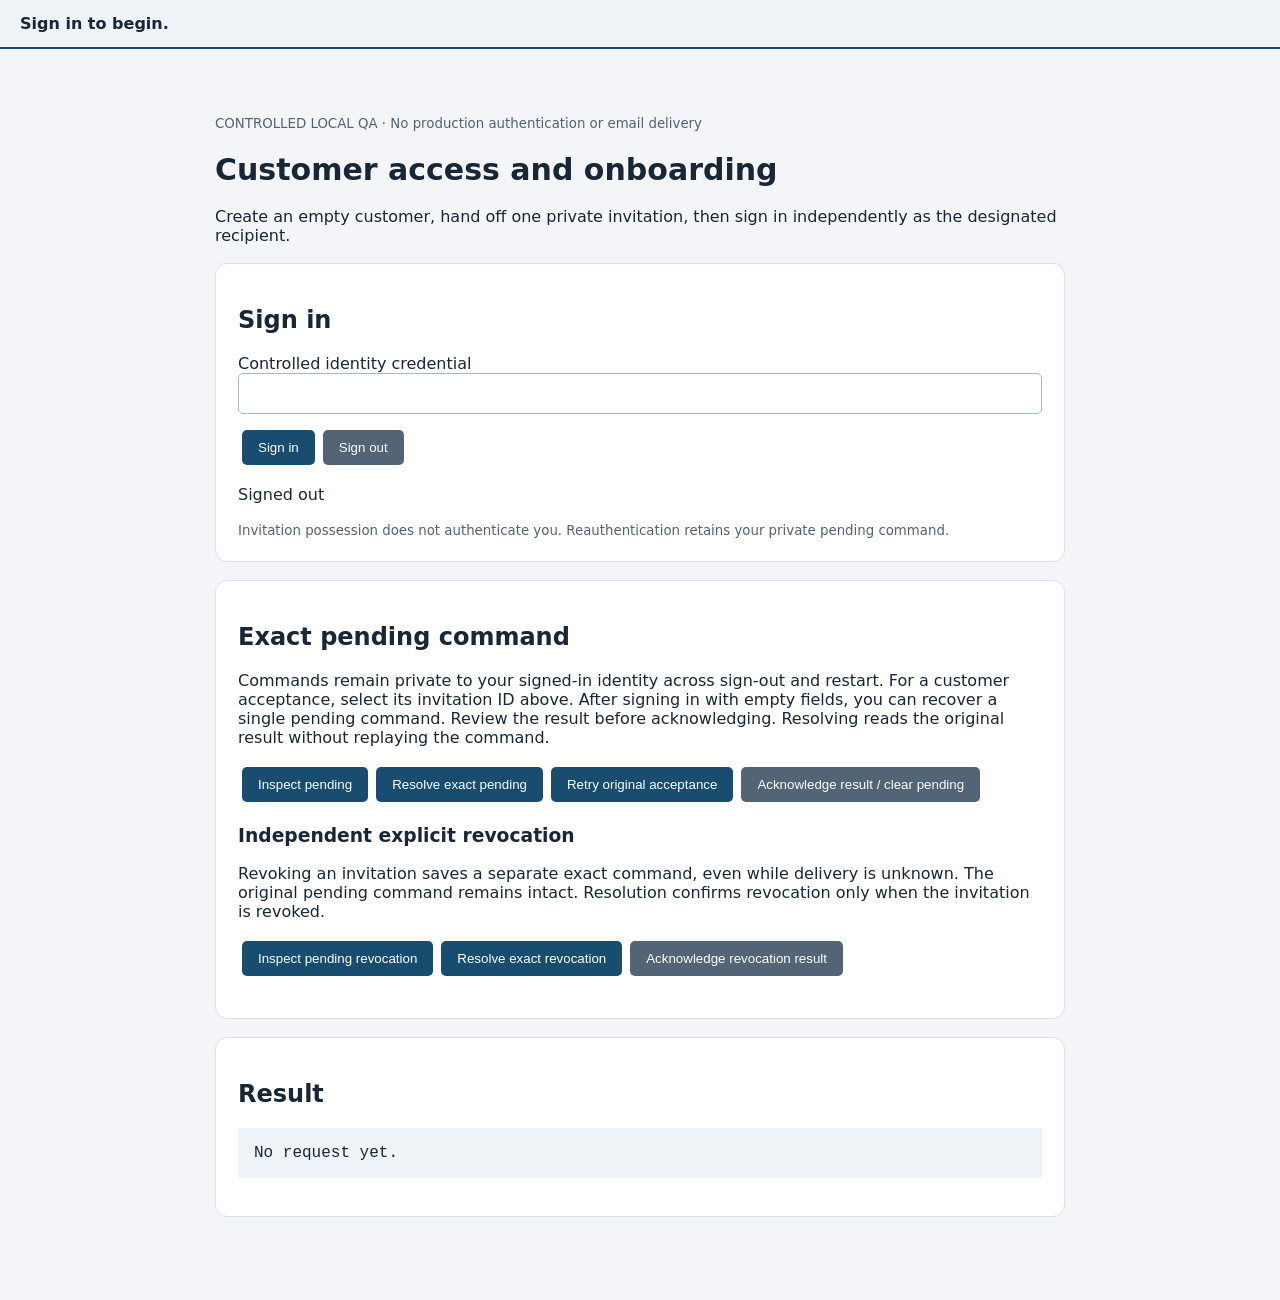
<file: src/nilaris/onboarding182.html>
<!doctype html><html lang="en"><meta charset="utf-8"><meta name="viewport" content="width=device-width,initial-scale=1"><title>NILARIS · Customer access and onboarding</title>
<style>body{font:16px system-ui;margin:0;background:#f3f5f8;color:#182635}main{max-width:850px;margin:40px auto;padding:24px}h1{font-size:30px}section{background:white;border:1px solid #d9e0e8;padding:22px;margin:18px 0;border-radius:12px}label{display:block;margin:12px 0}input{display:block;box-sizing:border-box;width:100%;padding:10px;border:1px solid #aab8c6;border-radius:5px;font:inherit}button{padding:10px 16px;border:0;border-radius:5px;background:#184d70;color:white;cursor:pointer;margin:4px}button.secondary{background:#536476}pre{white-space:pre-wrap;overflow-wrap:anywhere;background:#edf3f7;padding:16px}small{color:#526274}#feedback{font-weight:600;position:sticky;top:0;z-index:1;margin:0;padding:14px 20px;background:#edf3f7;border-bottom:2px solid #184d70}fieldset{border:0;padding:0}details{margin:15px 0}[hidden]{display:none}</style>
<p id="feedback" role="status" aria-live="polite">Sign in to begin.</p><main><small>CONTROLLED LOCAL QA · No production authentication or email delivery</small><h1>Customer access and onboarding</h1><p>Create an empty customer, hand off one private invitation, then sign in independently as the designated recipient.</p>
<section><h2>Sign in</h2><form id="login"><label>Controlled identity credential<input id="credential" type="password" autocomplete="off" required></label><button>Sign in</button><button type="button" id="logout" class="secondary">Sign out</button></form><p id="identity">Signed out</p><small>Invitation possession does not authenticate you. Reauthentication retains your private pending command.</small></section>
<section id="operator" hidden><h2>Operator</h2><form data-action="change_access">
<h3>Customer access</h3>
<label>Customer provisioning operation ID<input name="operation_id" required maxlength="100"></label>
<button type="button" id="inspect-access">Inspect provisioning and access state</button>
<label>Current access revision<input name="expected_revision" type="number" min="0" step="1" required></label>
<label>Stable access command ID<input name="command_id" required maxlength="100"></label>
<label>Requested access state <select name="access_state"><option value="suspended">Suspended</option><option value="active">Active</option></select></label>
<button>Apply access change</button>
<p>Suspending access blocks existing sessions and invitation redemption. Reactivating access requires a fresh sign-in.</p>
</form>
<h3>Exact access command</h3>
<button id="pending-access">Inspect pending access command</button>
<button id="resolve-access">Resolve original access command</button>
<button id="retry-access">Retry original access command</button>
<button id="ack-access" class="secondary">Acknowledge access result</button>
<form data-action="provision"><label>Original provisioning operation ID<input name="operation_id" required maxlength="100"></label><button>Create customer / resolve original</button><button type="button" id="status">Inspect original status</button></form><details><summary>Invite the designated initial Administrator</summary><form data-action="invite"><label>Ready customer provisioning operation ID<input name="operation_id" required></label><label>Stable invitation command ID<input name="command_id" required></label><label>Recipient identity issuer<input name="recipient_issuer" required></label><label>Recipient subject<input name="recipient_subject" required></label><label>Customer-designated verified recipient binding<input name="recipient_binding" required></label><label>Explicit expiry (UTC)<input name="expires_at" type="datetime-local" required step="1"></label><small>The date field is interpreted as UTC. The server enforces the configured finite ceiling.</small><p><button>Issue private invitation</button></p></form></details><form data-action="invitation_status"><label>Original invitation command ID<input name="command_id" required></label><button>Inspect invitation</button><button type="button" id="revoke">Revoke own invitation</button></form><small>Private delivery references contain no redemption secret. Handoff occurs through the protected local transport only. Unknown delivery keeps the original command; it never resends automatically.</small></section>
<section id="customer" hidden><h2>Designated recipient</h2><form data-action="accept"><label>Import private invitation handoff (local JSON)<input id="invitation-file" type="file" accept="application/json,.json"></label><label>Invitation ID for acceptance and exact recovery<input name="invitation_id" required autocomplete="off"></label><label>Private invitation secret<input name="secret" type="password" required autocomplete="off"></label><label>Stable acceptance command ID<input name="command_id" required></label><button>Accept once</button><button id="resolve-legacy" type="button" class="secondary">Resolve historical refusal by command ID</button><button id="ack-legacy" type="button" class="secondary">Acknowledge historical refusal by command ID</button></form><form data-action="landing"><label>Your customer ID<input name="customer_id" required></label><button>Open administrative landing</button></form><small>Administrator grants account metadata only. Reviewer and Approver permissions are assigned separately.</small></section>
<section id="intake-dashboard" hidden><h2>Customer intake</h2>
<label>Customer ID<input id="intake-customer" autocomplete="off"></label>
<button id="intake-open">Open intake</button>
<div id="intake-work" hidden>
<label>Synthetic technical sheet<select id="intake-source"></select></label>
<label>Original intake command ID<input id="intake-key" maxlength="100" autocomplete="off"></label>
<button id="intake-admit">Admit sheet</button><button id="intake-resolve">Inspect original admission</button><button id="intake-list">View scoped jobs</button>
<label>Original job ID<input id="intake-job-id" maxlength="100" autocomplete="off"></label>
<p><button id="intake-inspect-pending">Inspect pending admission</button> <button id="intake-retry-pending" hidden>Retry exact original</button> <button id="intake-ack-pending" hidden>Acknowledge resolved original</button></p><button id="intake-find">Inspect job</button><ul id="intake-jobs" aria-live="polite"></ul></div>
<div id="intake-admin" hidden><button id="policy-read">Inspect disclosure policy</button>
<pre id="policy-route"></pre>
<label>Authorization evidence reference<input id="policy-evidence" maxlength="160"></label>
<label>Original policy command ID<input id="policy-key" maxlength="100" autocomplete="off"></label>
<button id="policy-status">Inspect original policy command</button>
<p><button id="policy-inspect-pending">Inspect pending policy command</button> <button id="policy-retry-pending" hidden>Retry exact original</button> <button id="policy-ack-pending" hidden>Acknowledge resolved original</button></p><button id="policy-allow">Authorize controlled route</button><button id="policy-hold">Disable controlled route</button></div>
</section>
<section id="expert-dashboard" hidden><h2>Expert review</h2>
<label>Customer ID<input id="expert-customer" autocomplete="off"></label>
<button id="load-proposals">View proposals</button><ul id="expert-proposals"></ul><button id="more-proposals" hidden>Next proposals</button></section>
<section id="management" hidden>
<h2>Users and invitations</h2>
<label>Customer ID<input id="manage-customer" autocomplete="off"></label>
<button id="load-roster">View users and invitations</button>
<div id="roster" aria-live="polite"></div>
<form id="membership-command" hidden>
<label>Action <select name="kind">
<option value="invite">Invite a colleague</option><option value="roles">Change roles</option>
<option value="revoke">Revoke invitation</option><option value="deactivate">Deactivate membership</option>
</select></label>
<fieldset id="recipient-fields">
<label>Recipient issuer<input name="recipient_issuer"></label>
<label>Recipient subject<input name="recipient_subject"></label>
<label>Verified recipient binding<input name="recipient_binding"></label>
<label>Invitation expires (UTC)<input name="expires_at" type="datetime-local" step="1"></label>
</fieldset>
<label id="target-label" hidden>Choose a user or invitation <select name="target"></select></label>
<fieldset id="role-fields"><legend>Roles</legend>
<label><input type="checkbox" name="role" value="Administrator">Administrator</label>
<label><input type="checkbox" name="role" value="Reviewer">Reviewer</label>
<label><input type="checkbox" name="role" value="Approver">Approver</label>
</fieldset>
<button>Apply membership command</button>
</form>
<label>Original command <select id="management-recovery"><option value="management_customer">Invitation or membership change</option><option value="management_revocation">Revocation</option></select></label>
<button id="inspect-management">Inspect pending command</button><button id="resolve-management">Resolve original result</button>
<button id="retry-management">Retry original command</button><button id="ack-management">Acknowledge result</button>
</section>
<section><h2>Exact pending command</h2><p>Commands remain private to your signed-in identity across sign-out and restart. For a customer acceptance, select its invitation ID above. After signing in with empty fields, you can recover a single pending command. Review the result before acknowledging. Resolving reads the original result without replaying the command.</p><button id="pending">Inspect pending</button><button id="resolve">Resolve exact pending</button><button id="retry-accept">Retry original acceptance</button><button id="acknowledge" class="secondary">Acknowledge result / clear pending</button><p id="pending-state"></p><h3>Independent explicit revocation</h3><p>Revoking an invitation saves a separate exact command, even while delivery is unknown. The original pending command remains intact. Resolution confirms revocation only when the invitation is revoked.</p><button id="pending-revocation">Inspect pending revocation</button><button id="resolve-revocation">Resolve exact revocation</button><button id="acknowledge-revocation" class="secondary">Acknowledge revocation result</button><p id="revocation-state"></p></section>
<section aria-live="polite"><h2>Result</h2><pre id="result">No request yet.</pre></section></main>
<script>
const $=s=>document.querySelector(s);let busy=false;
const acceptForm=$('form[data-action=accept]'), landingForm=$('form[data-action=landing]');
let customerView=0, needsInvitation=false;
function clearCustomerResult(){
  clearIntake();
  $('#more-proposals').hidden=true;
  $('#expert-proposals').replaceChildren();
  clearRoster();
  customerView++;
  $('#result').textContent='';$('#pending-state').textContent='';
  $('#feedback').textContent='';
}
function customerRecovery(path){
  const invitation=acceptForm.elements.invitation_id.value;
  if(!$('#customer').hidden && !invitation && (needsInvitation || landingForm.elements.customer_id.value)){
    clearCustomerResult();$('#feedback').textContent='Enter the invitation ID for exact recovery.';return;
  }
  return request(path, !$('#customer').hidden && invitation ? {invitation_id:invitation} : {});
}
acceptForm.elements.invitation_id.oninput=()=>{
  clearCustomerResult();acceptForm.elements.secret.value='';acceptForm.elements.command_id.value='';
  landingForm.elements.customer_id.value='';
};
landingForm.elements.customer_id.oninput=()=>{clearCustomerResult();acceptForm.reset();};

async function request(path,body){if(busy)return;busy=true;if(!$('#customer').hidden&&(body.invitation_id||body.customer_id))needsInvitation=true;const view=customerView;if(!$('#customer').hidden)$('#pending-state').textContent='';$('#feedback').textContent='Loading…';document.querySelectorAll('button').forEach(b=>b.disabled=true);try{const r=await fetch(path,{method:'POST',headers:{'Content-Type':'application/json'},body:JSON.stringify(body)});const v=await r.json();if(view!==customerView)return;if(r.status===403&&!$('#customer').hidden){clearCustomerResult();acceptForm.reset();landingForm.reset();}$('#result').textContent=JSON.stringify(v,null,2);$('#feedback').textContent=v.state==='unknown'?'Outcome unknown. Keep the original pending command.':(r.ok&&v.state==='pending'&&v.delivery==='unknown'?'Invitation saved; delivery outcome unknown. Keep original command; inspect or revoke explicitly.':(r.ok?(v.state==='refused'?(v.reason==='original acceptance refused'?'Original acceptance refused. Acknowledge it before submitting a corrected command.':v.reason==='original access command refused'?'Original access command refused. Acknowledge it before submitting a corrected command.':v.reason||'Change refused.'):v.state==='in_progress'?'Original access command is in progress. Resolve it before retrying.':v.state==='confirmed'?'Access change confirmed at revision '+v.revision+'.':v.provisioning_state?'Provisioning '+v.provisioning_state+' · Access '+v.access_state+' · Revision '+v.revision:'Saved status: '+(v.state||'available')):(v.reason||'Request refused.')));if(r.status===403&&String(v.reason).includes('reauth')){showIdentity(null);$('#feedback').textContent='Reauthenticate. Your exact pending command is retained.';}return v;}catch(e){$('#feedback').textContent='Connection lost; outcome unknown. Reauthenticate and inspect your original pending command.';}finally{busy=false;document.querySelectorAll('button').forEach(b=>b.disabled=false);}}
function showIdentity(kind){clearIntake();$('#intake-dashboard').hidden=kind!=='customer';clearRoster();$('#more-proposals').hidden=true;$('#expert-proposals').replaceChildren();$('#expert-dashboard').hidden=kind!=='customer';$('#management').hidden=kind!=='customer';needsInvitation=false;$('#operator').hidden=kind!=='operator';$('#customer').hidden=kind!=='customer';$('#identity').textContent=kind?'Signed in as '+kind:'Signed out';$('#result').textContent='';document.querySelectorAll('input:not([type=checkbox])').forEach(i=>i.value='');$('#pending-state').textContent='';$('#revocation-state').textContent='';}
let policyRevision, controlledRoute;
const intakeSlots=new Map(), inspectedTags=new Map();
function clearIntake(){
  intakeSlots.clear(); inspectedTags.clear();
  for(const prefix of ['intake','policy']){ $('#'+prefix+'-retry-pending').hidden=true; $('#'+prefix+'-ack-pending').hidden=true; }
  $('#intake-work').hidden=true; $('#intake-admin').hidden=true;
  $('#intake-jobs').replaceChildren(); $('#intake-source').replaceChildren();
  $('#policy-route').textContent=''; policyRevision=undefined; controlledRoute=undefined;
  for(const id of ['intake-key','intake-job-id','policy-key','policy-evidence']) $('#'+id).value='';
}
function intakeRequest(path, fields={}){
  $('#intake-jobs').replaceChildren();
  $('#result').textContent='';
  return request('/intake/'+path,{customer_id:$('#intake-customer').value.trim(),...fields});
}
$('#intake-customer').oninput=clearCustomerResult;
$('#intake-open').onclick=async()=>{
  clearCustomerResult();
  const v=await intakeRequest('capabilities'); if(!v)return;
  for(const kind of ['admit','set-policy'])if(v[kind+'_slot'])intakeSlots.set(kind,v[kind+'_slot']);
  $('#intake-work').hidden=!v.intake; $('#intake-admin').hidden=!v.policy_admin;
  for(const key of v.source_keys||[]) $('#intake-source').add(new Option(key,key));
};
function showJobs(jobs){
  const list=$('#intake-jobs'); list.replaceChildren();
  for(const job of jobs){
    const row=document.createElement('li');
    const outcome=job.state==='completed' && job.receipt
      ? 'Completed · local receiver verified '+job.receipt.bytes+' bytes'
      : [job.state,(job.reason || '').replaceAll('_',' ')].filter(Boolean).join(' · ');
    row.textContent=[job.source_key,job.job_id,outcome].join(' · ');
    list.append(row);
  }
  if(!jobs.length)list.textContent='No admitted jobs.';
}
$('#intake-list').onclick=async()=>{const v=await intakeRequest('jobs');if(v?.jobs)showJobs(v.jobs);};
$('#intake-find').onclick=async()=>{
  const v=await intakeRequest('job',{job_id:$('#intake-job-id').value});
  if(v?.job_id)showJobs([v]);
};
$('#intake-resolve').onclick=async()=>{
  const v=await intakeRequest('admission-status',{command_id:$('#intake-key').value});
  if(v?.job_id)showJobs([v]);
};
async function privateIntake(kind, action, fields){
  if(busy)return;
  const customer=$('#intake-customer').value.trim(), view=customerView, slot=intakeSlots.get(kind);
  const prefix=kind==='admit'?'intake':'policy';
  const retry=$('#'+prefix+'-retry-pending'), ack=$('#'+prefix+'-ack-pending');
  const inspected=inspectedTags.get(kind);
  if(action==='retry' && !window.confirm('Retry the exact original command with its original ID and body?'))return;
  function current(){return view===customerView && intakeSlots.get(kind)===slot && $('#intake-customer').value.trim()===customer;}
  async function send(path,body){
    if(!current())throw Error('Customer context changed.');
    const response=await fetch('/intake/'+path,{method:'POST',headers:{'Content-Type':'application/json'},
      body:JSON.stringify({customer_id:customer,...body})});
    const value=await response.json();
    if(!current())throw Error('Customer context changed.');
    if(!response.ok){
      if(response.status===403){clearCustomerResult();$('#feedback').textContent=value.reason||'Customer access refused.';}
      throw Error(value.reason||'Command outcome unavailable. Inspect the private pending command.');
    }
    return value;
  }
  busy=true;document.querySelectorAll('button').forEach(b=>b.disabled=true);
  $('#intake-jobs').replaceChildren();$('#result').textContent='';$('#feedback').textContent='Checking original command…';
  retry.hidden=true;ack.hidden=true;inspectedTags.delete(kind);
  try{
    const {openIntakeCommands}=await import('/intake-intent.js');
    const commands=await openIntakeCommands(kind,slot,send);
    const value=action==='submit'?await commands.submit(fields):
      action==='inspect'?await commands.inspect():
      action==='retry'?await commands.retry(inspected):await commands.acknowledge(inspected);
    if(!current())return;
    $('#result').textContent=JSON.stringify(value,null,2);
    if(action==='inspect'){
      inspectedTags.set(kind,value.tag);
      retry.hidden=value.state!=='absent';ack.hidden=value.state!=='known';
    }
    if(value.job_id)showJobs([value]);
    $('#feedback').textContent=value.reason||({
      empty:'No pending command.',absent:'Original outcome absent. Review the retained body before an explicit retry.',
      known:'Original outcome confirmed.',deferred:'Admission deferred.'
    }[value.state]||'Confirmed.');
  }catch(error){
    if(current()){
      const control=$('#'+prefix+'-inspect-pending').textContent;
      $('#feedback').textContent='Choose “'+control+'” before retrying. '+error.message;
    }
  }finally{busy=false;document.querySelectorAll('button').forEach(b=>b.disabled=false);}
}
for(const [prefix,kind] of [['intake','admit'],['policy','set-policy']]){
  for(const action of ['inspect','retry','ack'])
    $('#'+prefix+'-'+action+'-pending').onclick=()=>privateIntake(kind,action);
}
$('#intake-admit').onclick=()=>privateIntake('admit','submit',{
  source_key:$('#intake-source').value,command_id:$('#intake-key').value});
$('#policy-read').onclick=async()=>{
  policyRevision=undefined; controlledRoute=undefined; $('#policy-route').textContent='';
  const v=await intakeRequest('policy'); if(!Number.isInteger(v?.revision))return;
  policyRevision=v.revision; controlledRoute=v.controlled_route;
  $('#policy-route').textContent=(v.policy?.active?'Active disclosure policy':'Disclosure inactive')+' · revision '+v.revision+'\nControlled route available for authorization\n'+JSON.stringify(controlledRoute,null,2);
};
async function changePolicy(active){
  if(policyRevision===undefined){$('#feedback').textContent='Inspect the current disclosure policy first.';return;}
  const expectedRevision=policyRevision;
  policyRevision=undefined;
  $('#policy-route').textContent='Inspect the original command or read the current disclosure policy after submission.';
  await privateIntake('set-policy','submit',{command_id:$('#policy-key').value,expected_revision:expectedRevision,
    policy:{active,route:controlledRoute,evidence_ref:$('#policy-evidence').value}});
}
$('#policy-status').onclick=()=>intakeRequest('policy-status',{command_id:$('#policy-key').value});
$('#policy-allow').onclick=()=>changePolicy(true);
$('#policy-hold').onclick=()=>changePolicy(false);
$('#expert-customer').oninput=clearCustomerResult;
async function showProposals(cursor){
  const customer=$('#expert-customer').value.trim(), list=$('#expert-proposals');
  list.replaceChildren();$('#more-proposals').hidden=true;
  const result=await request('/expert/dashboard',{customer_id:customer,...(cursor?{cursor}:{})});
  if(!result?.proposals || customer!==$('#expert-customer').value.trim())return;
  if(!result.proposals.length)list.textContent='No proposals available for review.';
  for(const row of result.proposals){
    const item=document.createElement('li'), link=document.createElement('a');
    const stageReview=row.workspace==='review-first-b';
    link.href=(stageReview?'/review-first-b?':'/expert?')+new URLSearchParams({customer,job:row.job_id});
    link.textContent=(stageReview?'Review-first B · ':'')+row.product_type+' · '+row.job_id;
    if (!stageReview || result.roles.includes('Reviewer')) item.append(link);
    if (stageReview && row.draft_id && result.roles.includes('Approver')) {
      const preview = document.createElement('a');
      preview.href = '/schema-preview?' + new URLSearchParams({customer, job:row.job_id, draft:row.draft_id, revision:row.revision});
      preview.textContent = 'Preview whole Schema · ' + row.product_type + ' · revision ' + row.revision;
      item.append(' ', preview);
    }
    list.append(item);
  }
  $('#more-proposals').hidden=!result.next_cursor;
  $('#more-proposals').onclick=()=>showProposals(result.next_cursor);
}
$('#load-proposals').onclick=()=>showProposals(null);
$('#login').onsubmit=async e=>{e.preventDefault();const v=await request('/session',{credential:$('#credential').value});$('#credential').value='';if(v&&v.state==='authenticated')showIdentity(v.principal_class);};
$('#logout').onclick=async()=>{await request('/logout',{});showIdentity(null);$('#feedback').textContent='Signed out; private pending command retained.';};
document.querySelectorAll('form[data-action]').forEach(f=>f.onsubmit=async e=>{e.preventDefault();const v=Object.fromEntries(new FormData(f));if(f.dataset.action==='change_access')v.expected_revision=Number(v.expected_revision);if(v.expires_at)v.expires_at=Date.parse(v.expires_at+'Z')/1000;await request('/command',{action:f.dataset.action,...v});f.querySelectorAll('input[type=password]').forEach(i=>i.value='');});
$('#inspect-access').onclick=()=>request('/command',{action:'access_status',operation_id:document.querySelector('form[data-action=change_access]').elements.operation_id.value});
for(const [button,path] of [['pending-access','pending'],['resolve-access','resolve'],['retry-access','retry'],['ack-access','acknowledge']]){
  $('#'+button).onclick=()=>request('/'+path,{channel:'access'});
}
$('#retry-accept').onclick=()=>customerRecovery('/retry');
$('#status').onclick=()=>request('/command',{action:'status',operation_id:document.querySelector('form[data-action=provision] input').value});
$('#revoke').onclick=()=>request('/command',{action:'revoke',command_id:document.querySelector('form[data-action=invitation_status] input').value});
$('#invitation-file').onchange=async e=>{try{const file=e.target.files[0];if(!file||file.size>12000)throw Error();const handoff=JSON.parse(await file.text());clearCustomerResult();acceptForm.reset();const form=document.querySelector('form[data-action=accept]');form.elements.invitation_id.value=handoff.invitation_id;form.elements.secret.value=handoff.secret;document.querySelector('form[data-action=landing] input').value=handoff.customer_id;$('#feedback').textContent='Private invitation loaded. Sign in independently as its designated recipient before acceptance.';}catch(e){$('#feedback').textContent='Invalid private invitation file.';}finally{e.target.value='';}};
function historicalRecovery(path){
  const command=acceptForm.elements.command_id.value;
  if(!command){clearCustomerResult();$('#feedback').textContent='Enter the original acceptance command ID.';return;}
  return request(path,{command_id:command});
}
$('#resolve-legacy').onclick=()=>historicalRecovery('/resolve');
$('#ack-legacy').onclick=()=>historicalRecovery('/acknowledge');
$('#pending').onclick=async()=>{const v=await customerRecovery('/pending');if(v&&v.state==='pending')$('#pending-state').textContent=JSON.stringify(v);};$('#resolve').onclick=()=>customerRecovery('/resolve');$('#acknowledge').onclick=()=>customerRecovery('/acknowledge');
$('#pending-revocation').onclick=async()=>{const v=await request('/pending',{channel:'revocation'});if(v)$('#revocation-state').textContent=JSON.stringify(v);};$('#resolve-revocation').onclick=()=>request('/resolve',{channel:'revocation'});$('#acknowledge-revocation').onclick=()=>request('/acknowledge',{channel:'revocation'});
const manageCustomer = $('#manage-customer');
const managementForm = $('#membership-command');
let roster = null;
function clearRoster() {
  roster = null;
  $('#roster').replaceChildren();
  managementForm.reset();
  managementForm.elements.target.replaceChildren();
  managementForm.hidden = true;
}
function memberIdentity(item) {
  return "User " + JSON.stringify(item.subject || item.recipient_subject) +
    " · Issuer " + JSON.stringify(item.issuer || item.recipient_issuer);
}
function chooseManagementAction() {
  const kind = managementForm.elements.kind.value;
  $('#recipient-fields').hidden = kind !== 'invite';
  $('#target-label').hidden = kind === 'invite';
  $('#role-fields').hidden = !['roles','invite'].includes(kind);
  const targets = managementForm.elements.target;
  targets.replaceChildren();
  for (const item of kind === 'revoke' ? roster.invitations : roster.users) {
    if (kind === 'revoke' ? item.state !== 'pending' : !item.active) continue;
    targets.add(new Option(memberIdentity(item), item.membership_id || item.invitation_id));
  }
  showTargetRoles();
}
function showTargetRoles() {
  const member = roster.users.find(item => item.membership_id === managementForm.elements.target.value);
  for (const role of managementForm.elements.role)
    role.checked = managementForm.elements.kind.value === 'roles' && member && member.roles.includes(role.value);
}
manageCustomer.oninput = () => { clearCustomerResult(); clearRoster(); };
managementForm.elements.kind.onchange = chooseManagementAction;
managementForm.elements.target.onchange = showTargetRoles;
$('#load-roster').onclick = async () => {
  clearRoster();
  const result = await request('/command', {action:'members',customer_id:manageCustomer.value});
  if (result?.state !== 'available') return;
  roster = result;
  for (const item of [...result.users, ...result.invitations]) {
    const row = document.createElement('p');
    row.textContent = [memberIdentity(item), item.roles.join(', '),
      item.state || (item.active ? 'active' : 'deactivated')].join(' · ');
    $('#roster').append(row);
  }
  managementForm.hidden = false;
  chooseManagementAction();
};
managementForm.onsubmit = async event => {
  event.preventDefault();
  if (!roster) return;
  const fields = new FormData(managementForm);
  const kind = fields.get('kind');
  const command = {kind};
  if (kind === 'invite') {
    for (const field of ['recipient_issuer','recipient_subject','recipient_binding']) command[field] = fields.get(field);
    command.expires_at = Date.parse(fields.get('expires_at')+'Z')/1000;
  } else command.target = fields.get('target');
  if (['invite','roles'].includes(kind)) command.roles = fields.getAll('role');
  const requestBody = {action:'manage',customer_id:manageCustomer.value,expected_revision:roster.revision,
    command_id:crypto.randomUUID(),command};
  $('#management-recovery').value = kind === 'revoke' ? 'management_revocation' : 'management_customer';
  clearRoster();
  await request('/command',requestBody);
};
for (const [button,endpoint] of [['inspect','pending'],['resolve','resolve'],['retry','retry'],['ack','acknowledge']]) {
  $('#'+button+'-management').onclick = () => request('/'+endpoint,{[$('#management-recovery').value]:manageCustomer.value});
}
</script></html>
</file>
